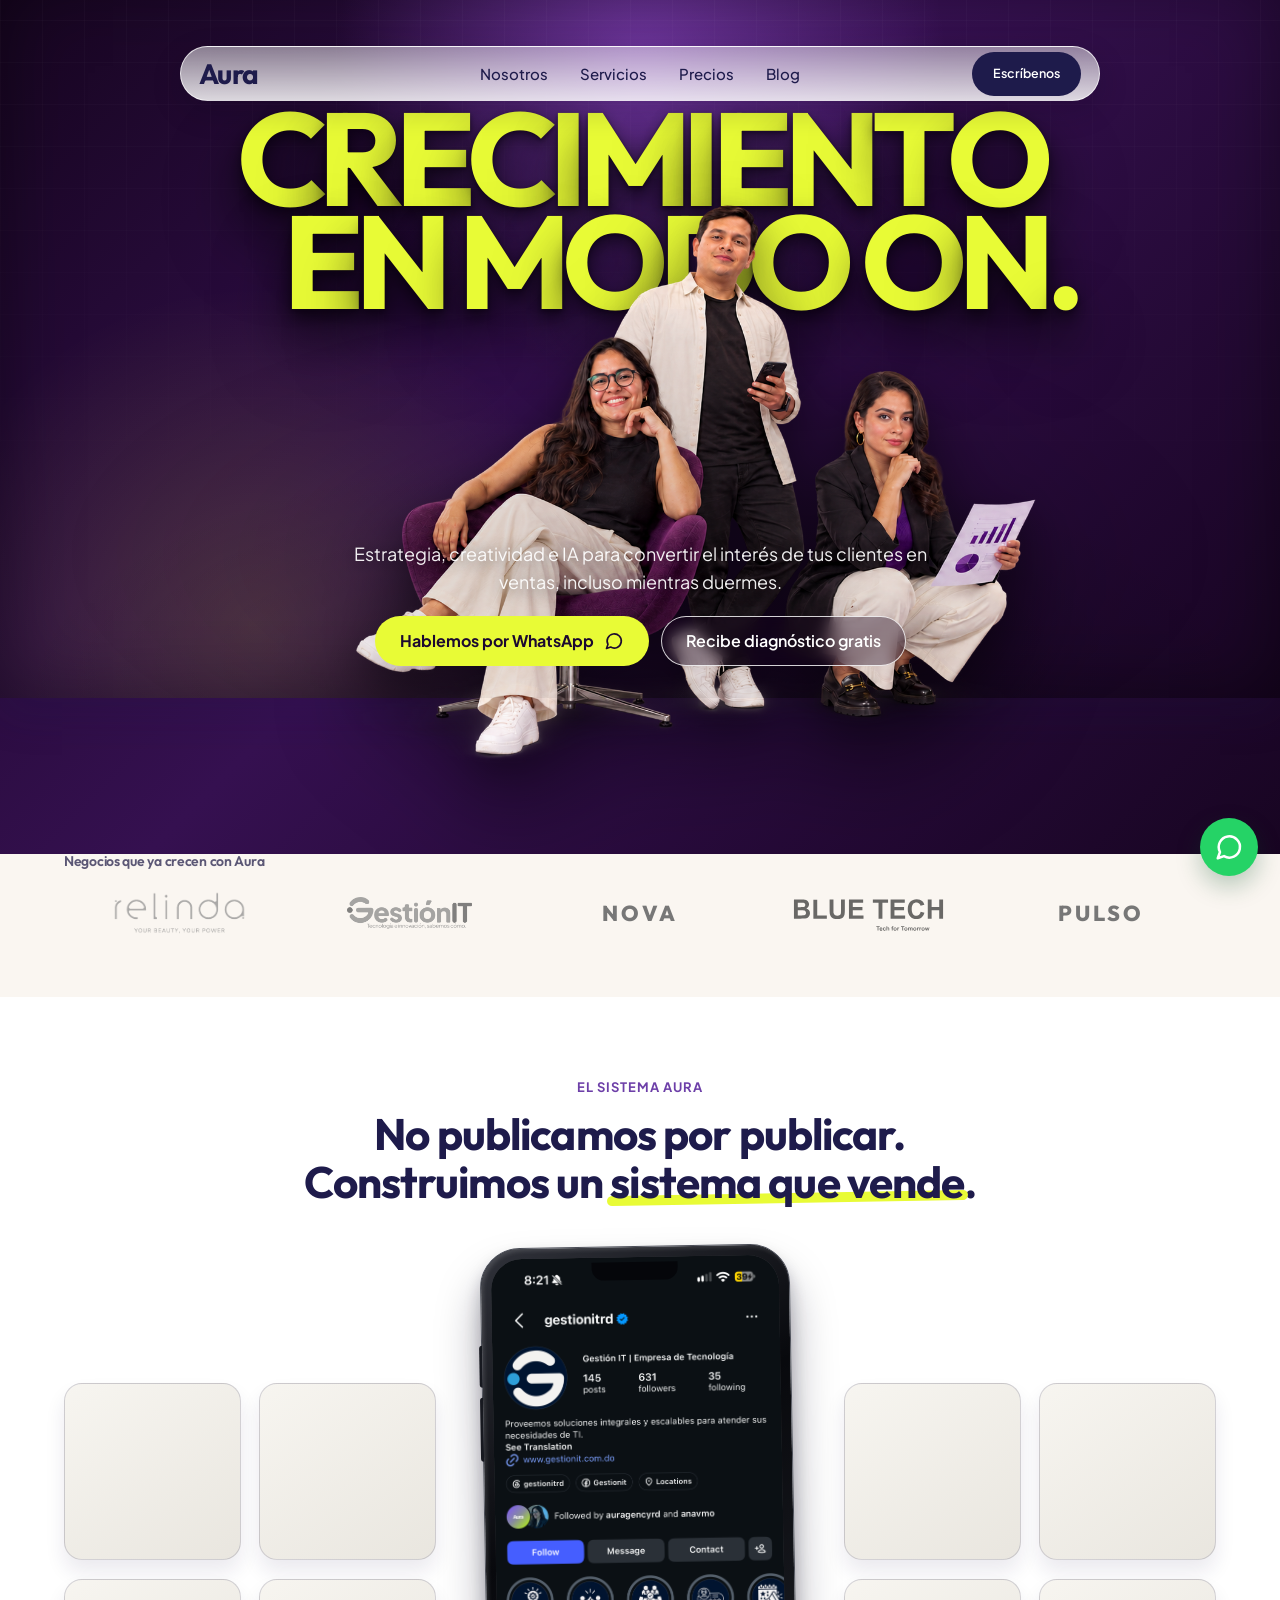
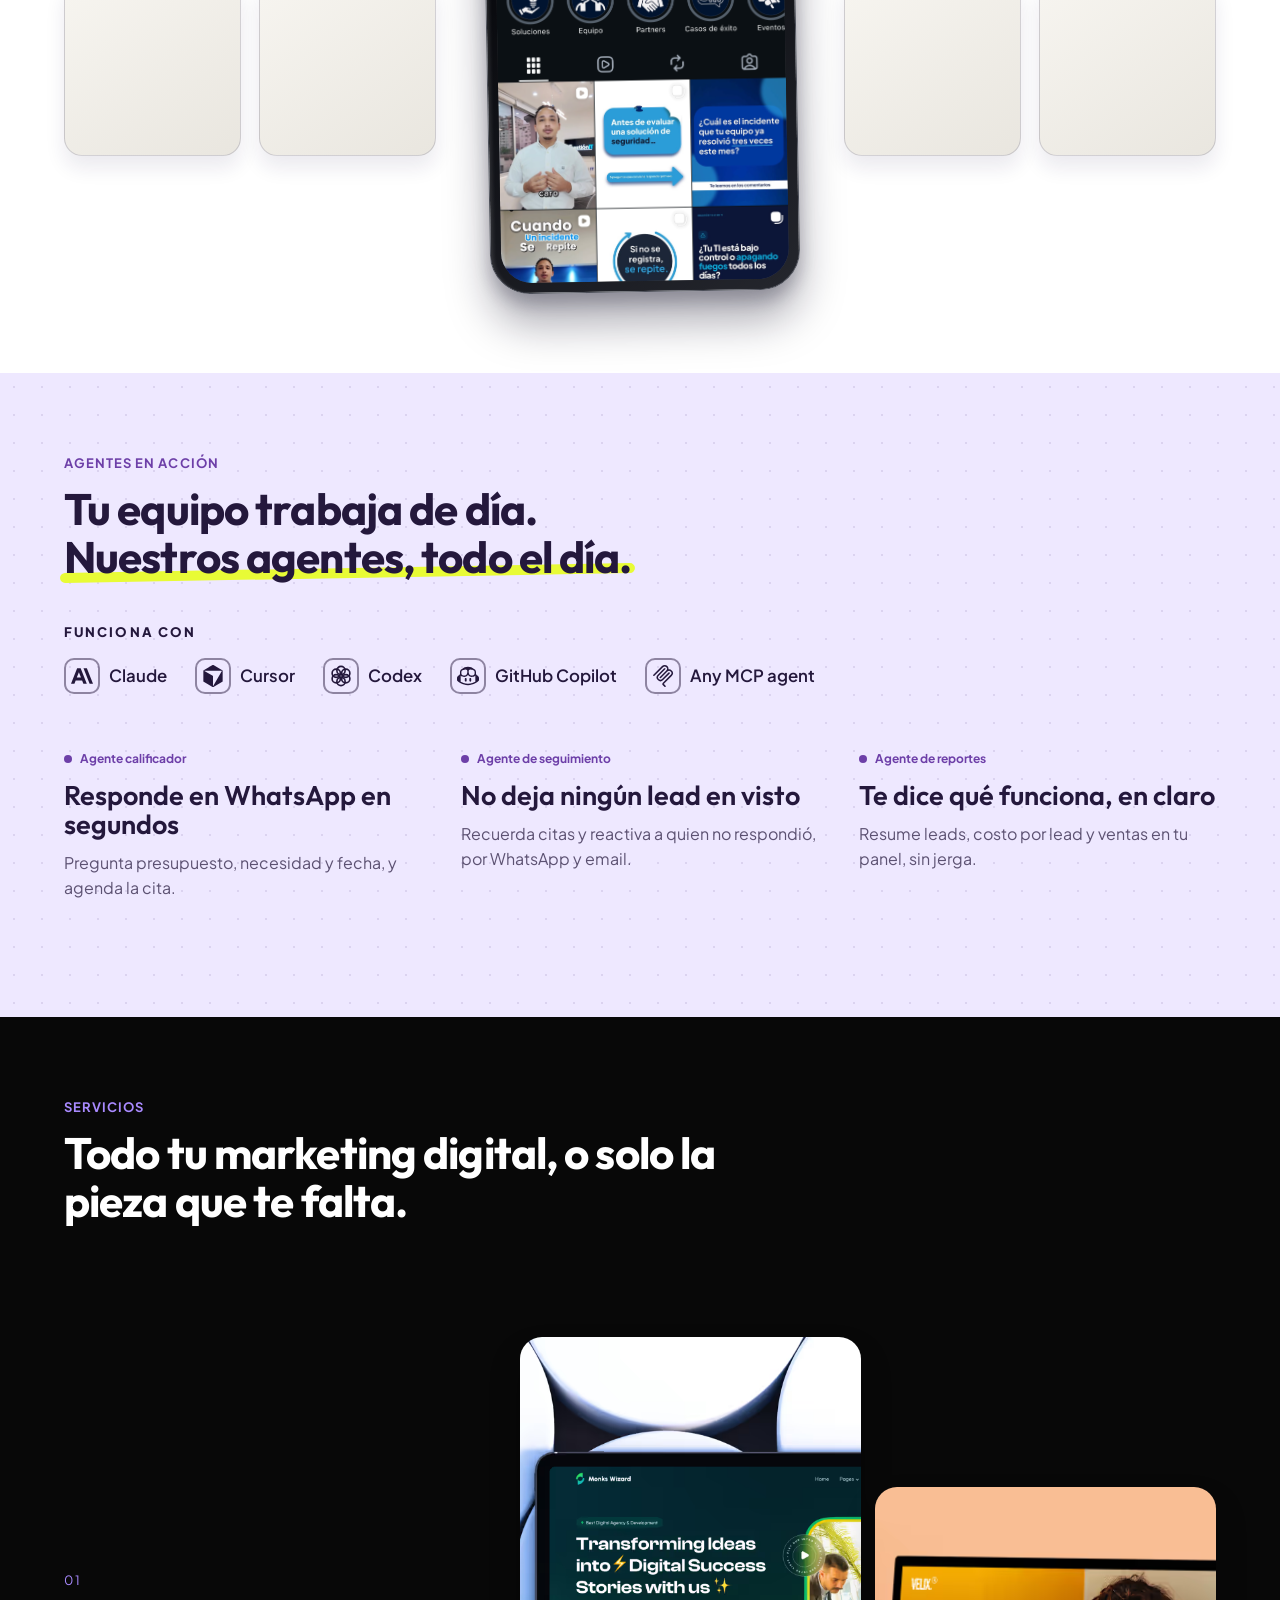
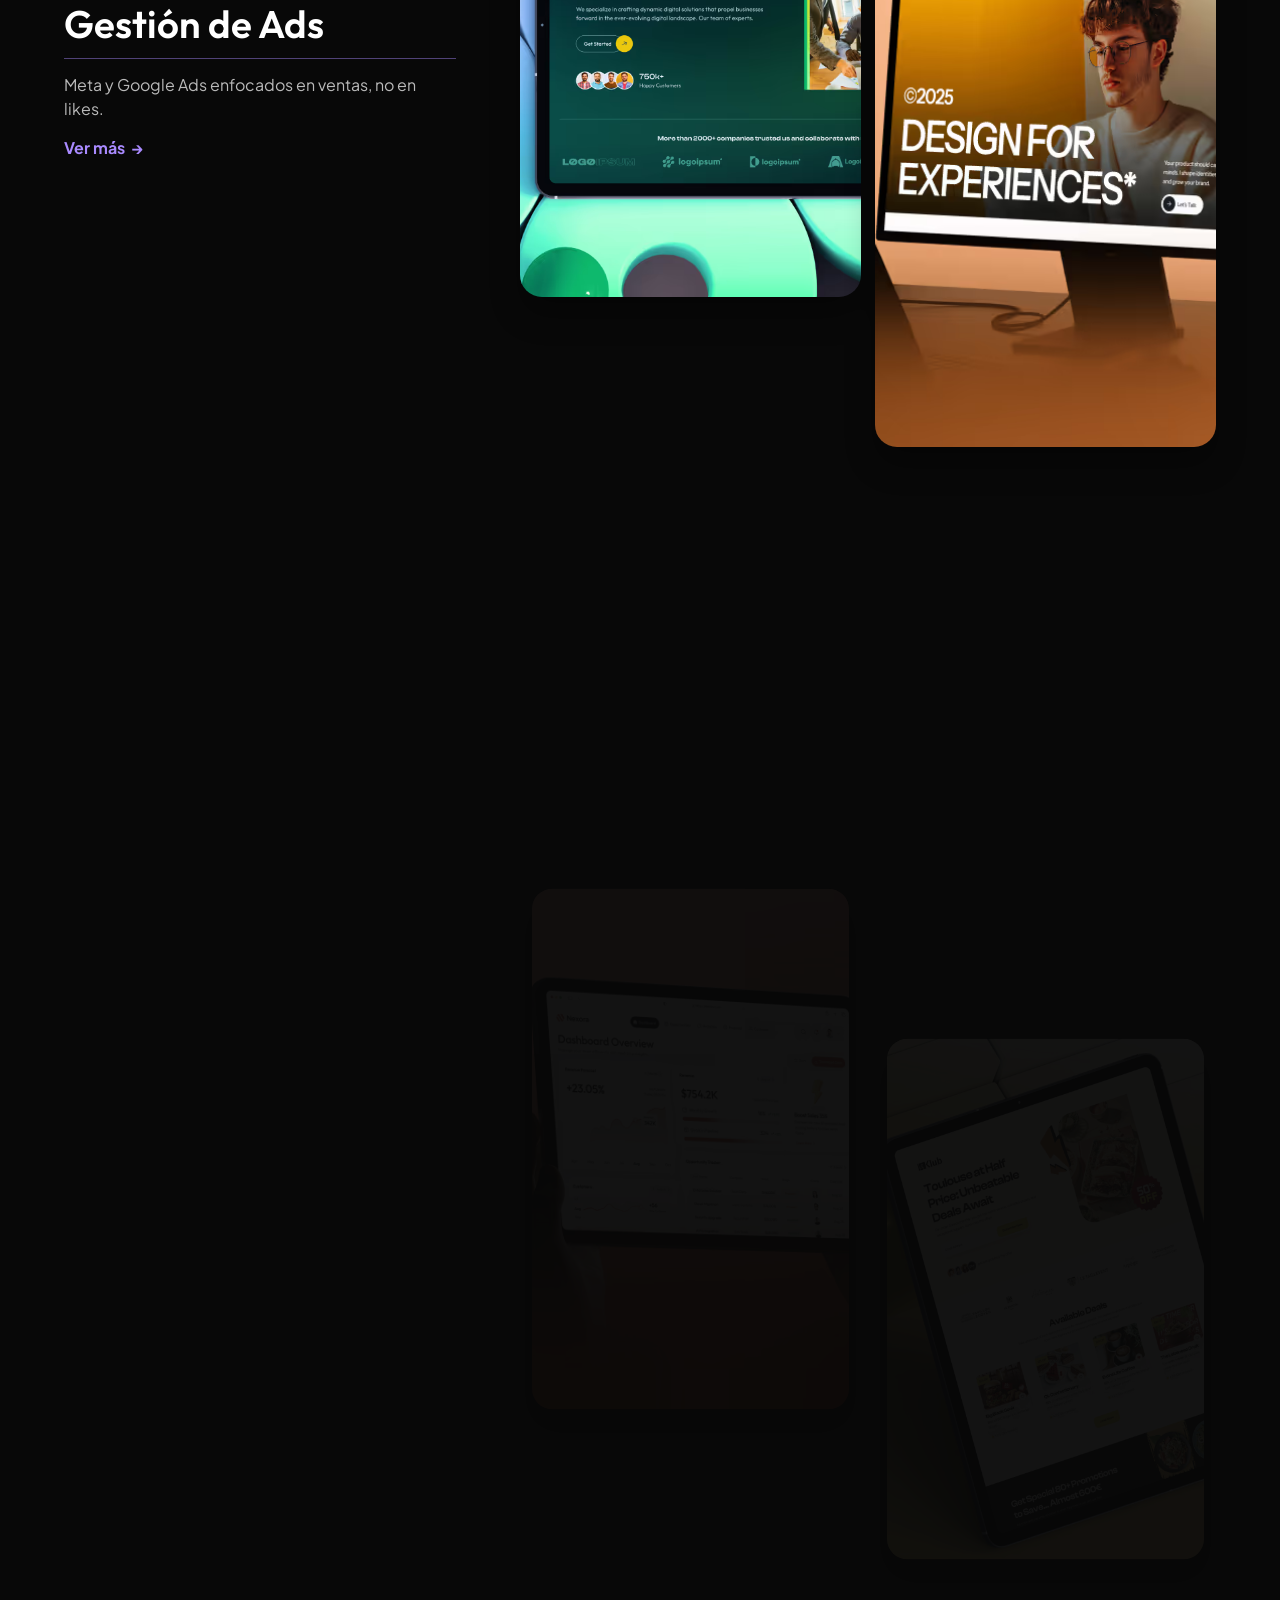
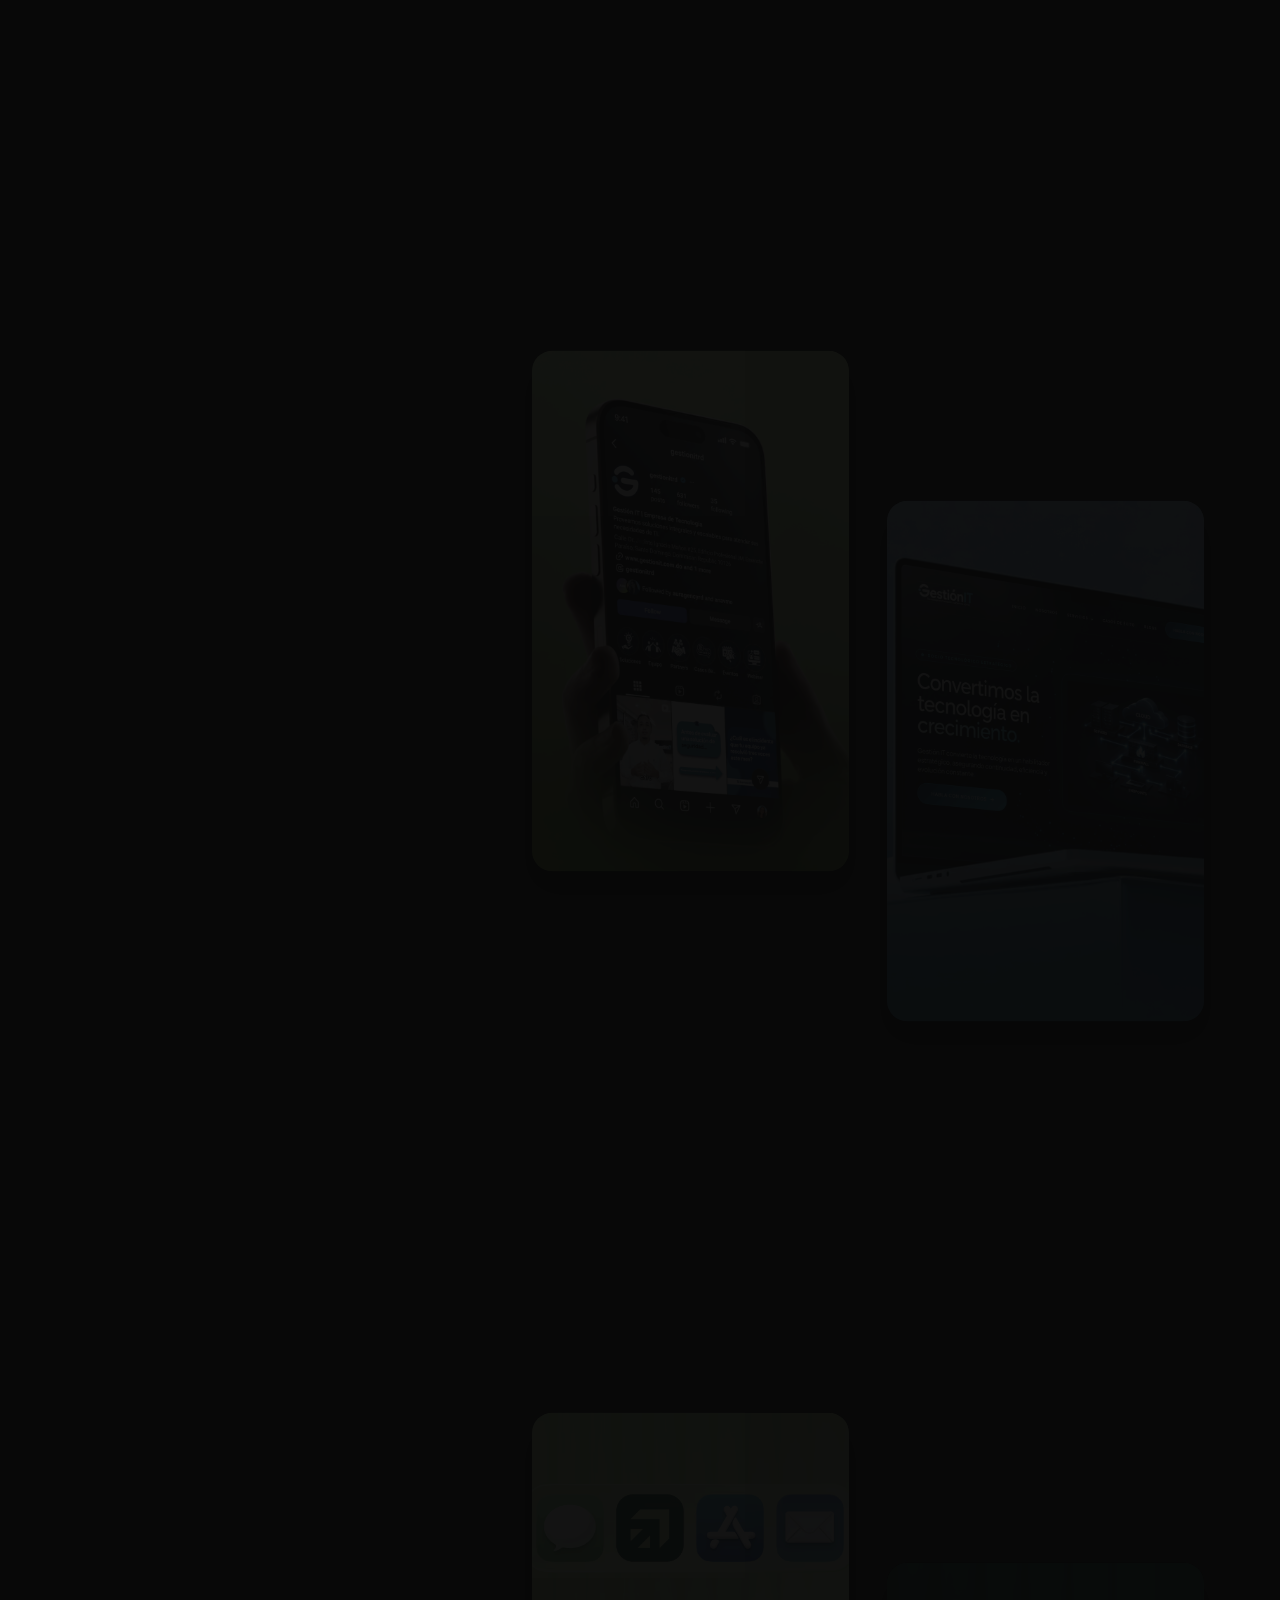
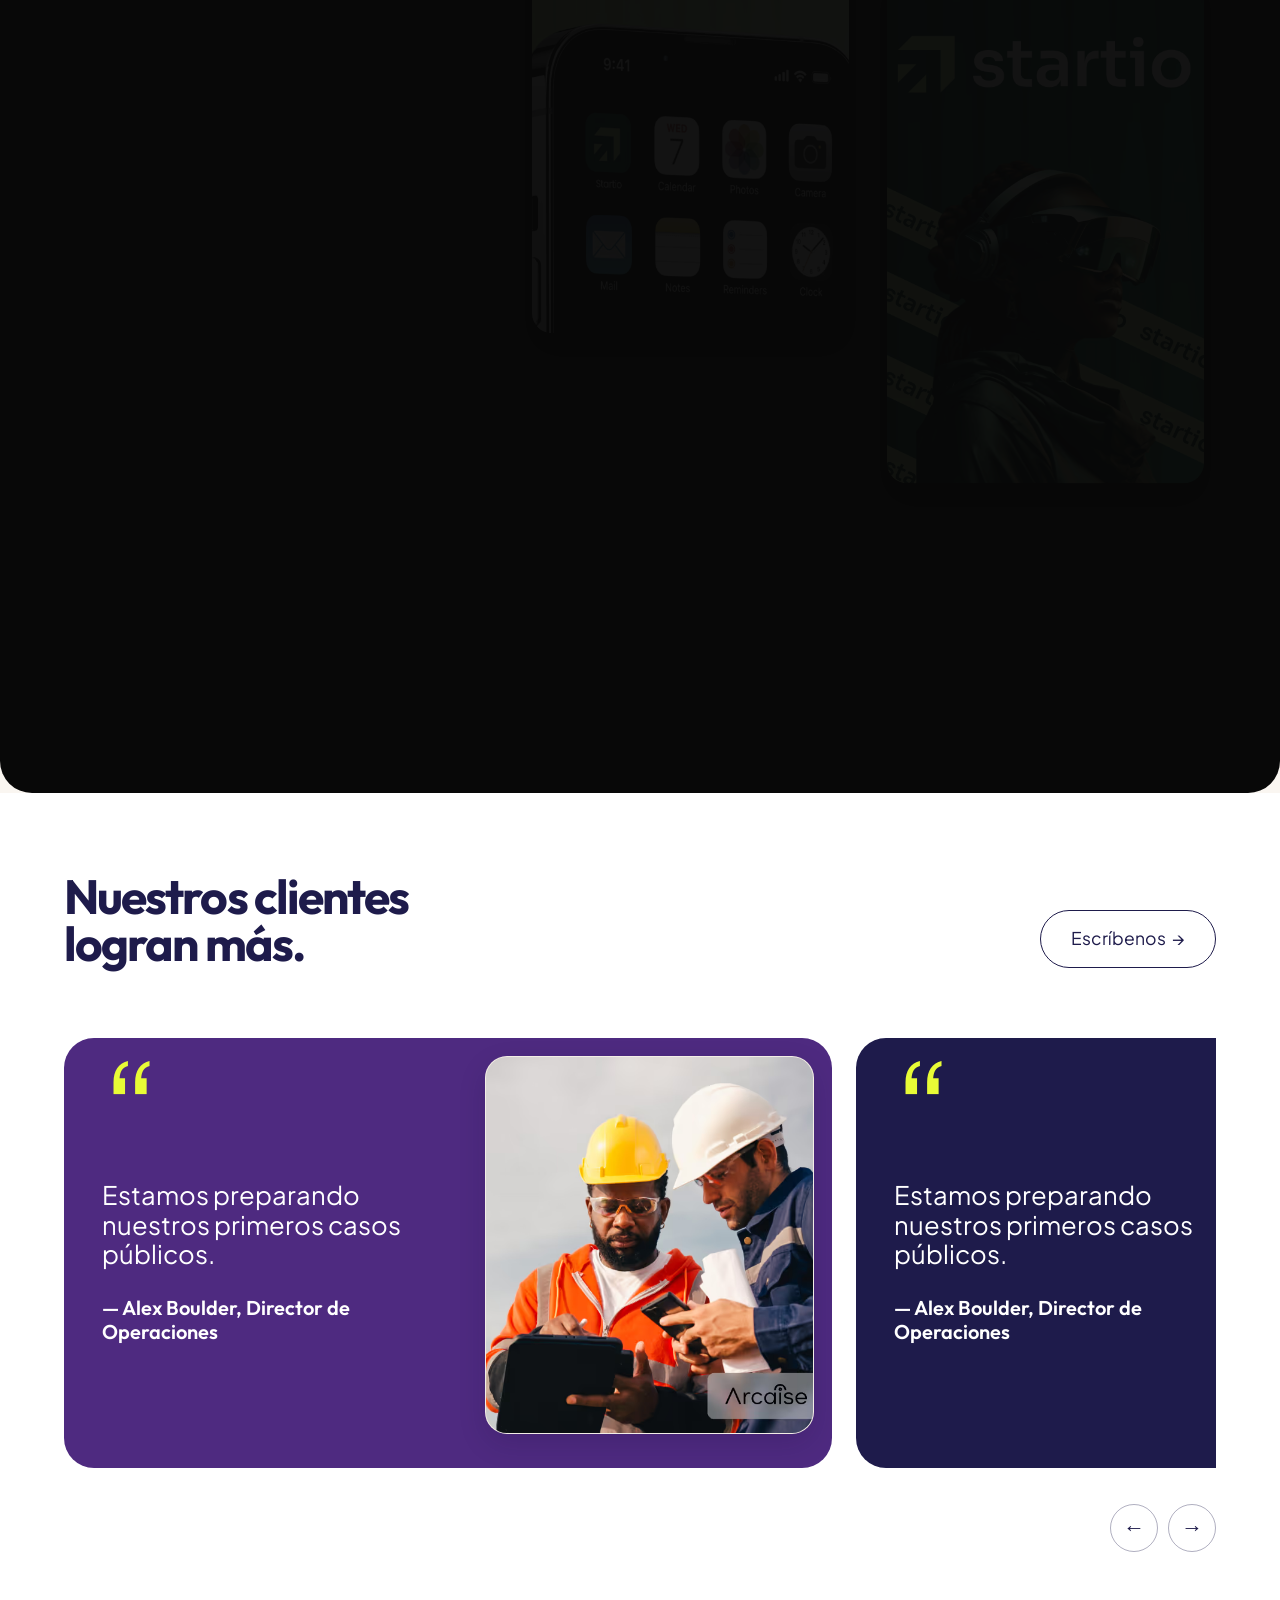
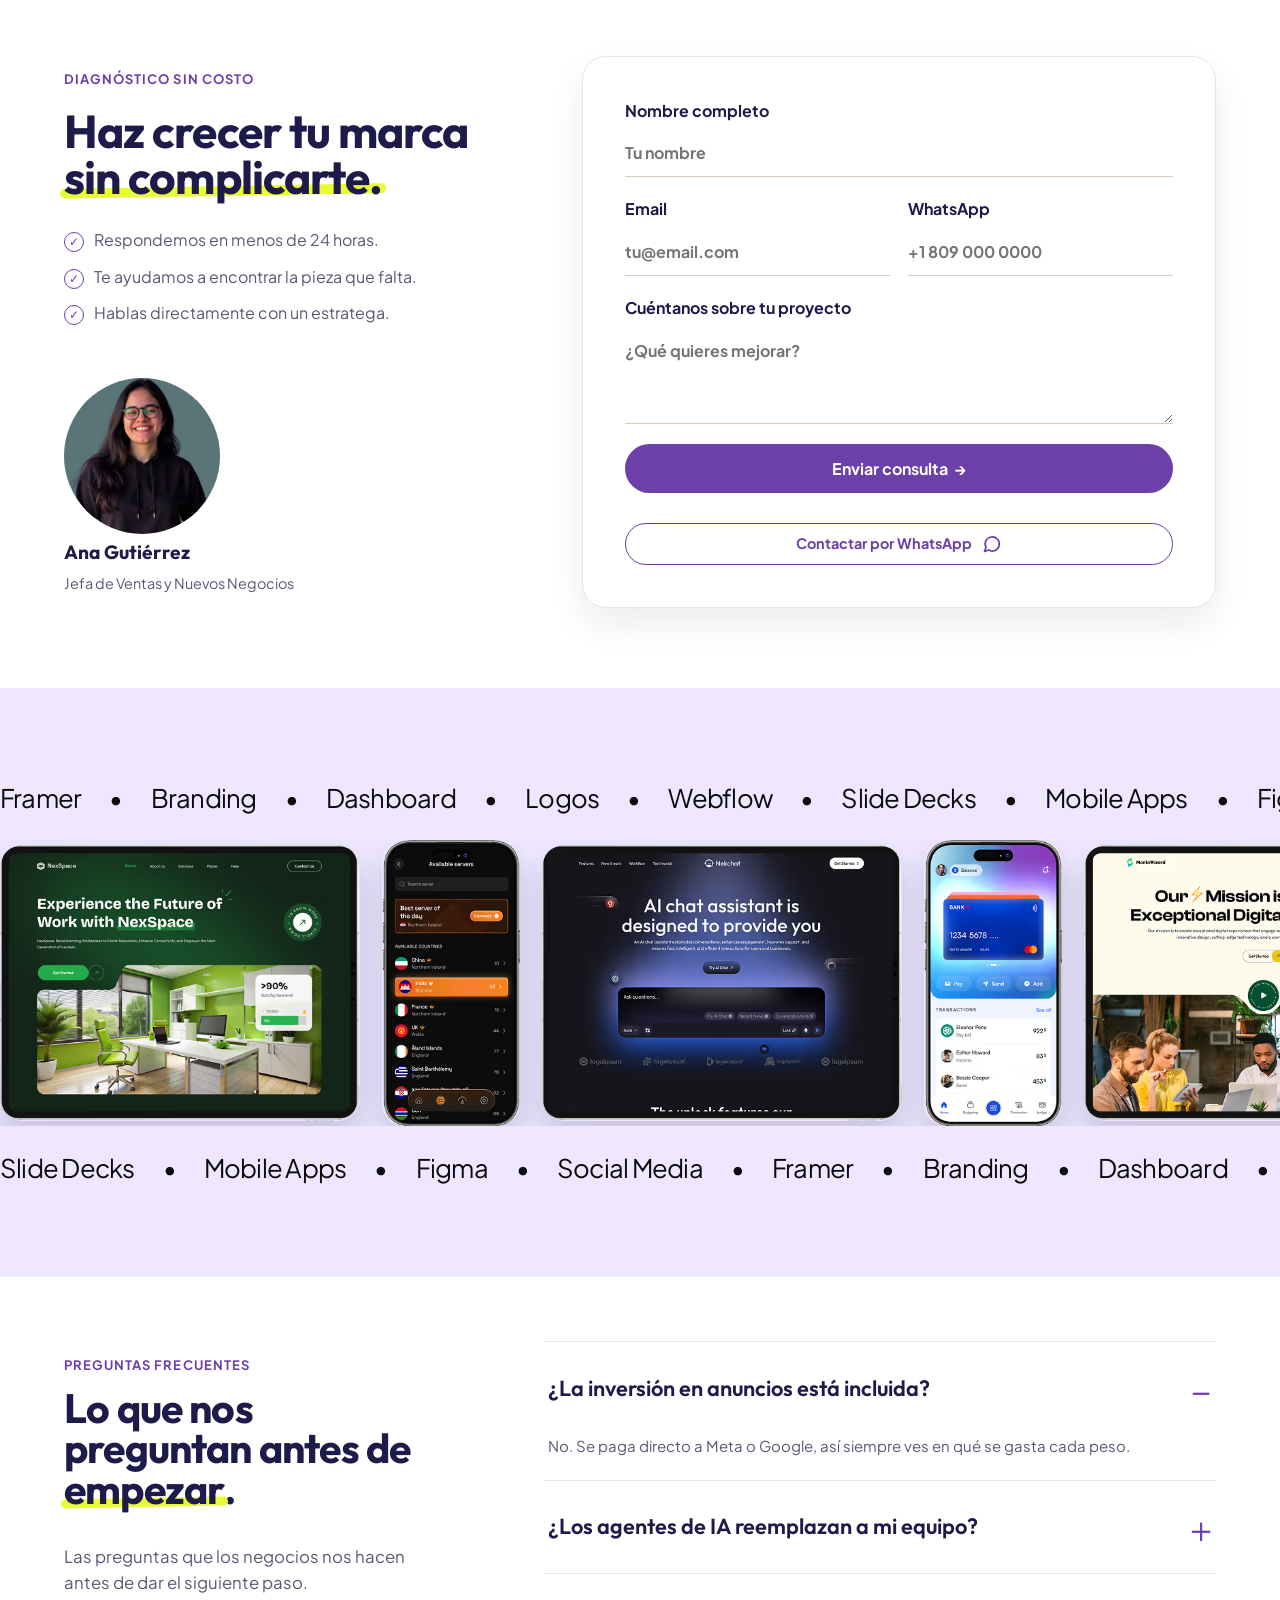
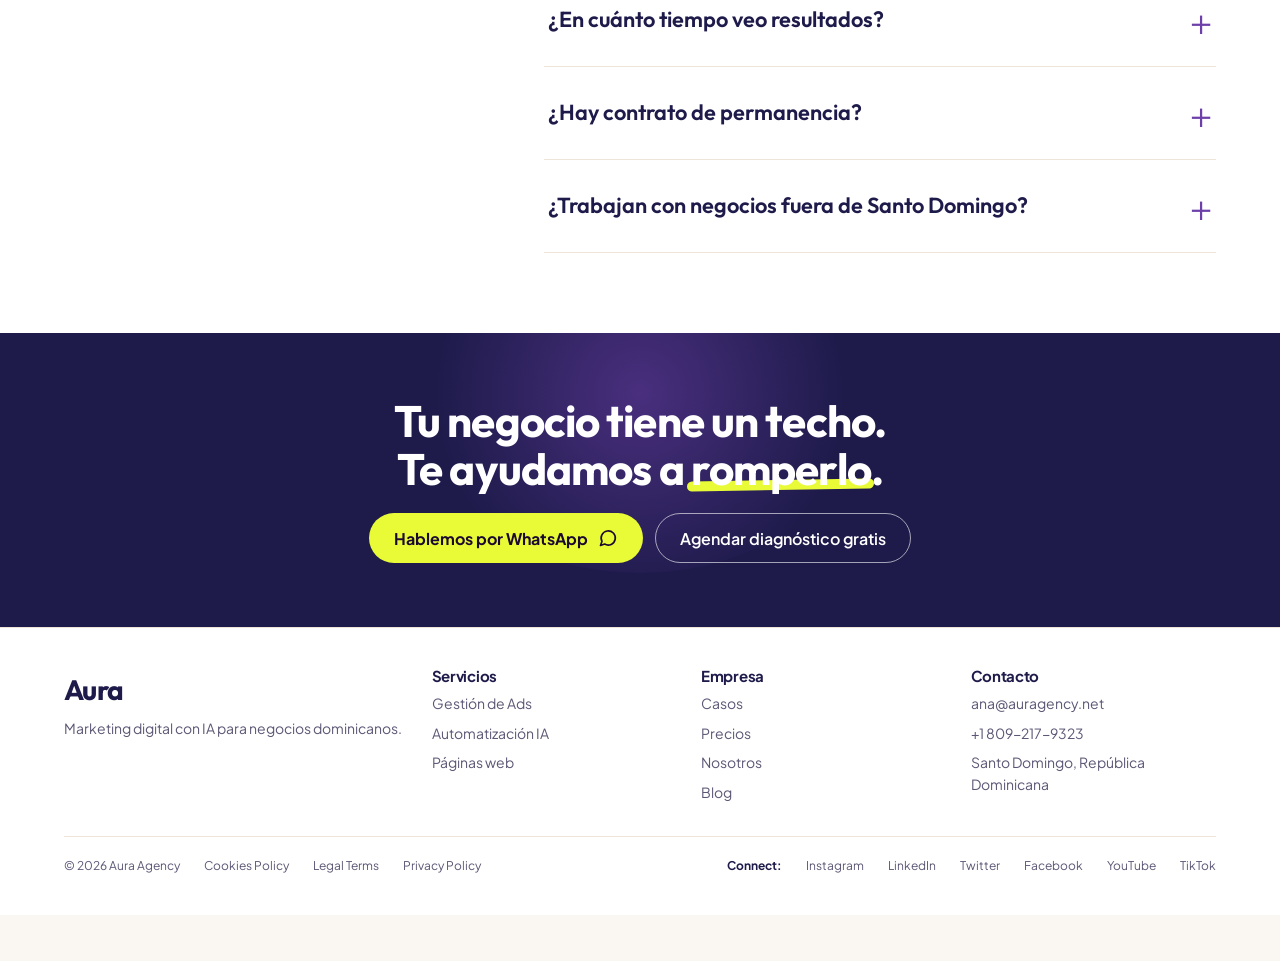
<file: index.html>
<!doctype html>
<html lang="es">
<head>
  <meta charset="utf-8">
  <meta name="viewport" content="width=device-width, initial-scale=1">
  <title>Aura Agency | Marketing digital con IA en República Dominicana</title>
  <meta name="description" content="Más clientes cada mes con estrategas reales y agentes de IA 24/7. Meta Ads, Google Ads, páginas web y automatización por WhatsApp para negocios dominicanos. Planes desde RD$15,000/mes.">
  <meta name="theme-color" content="#FAF6F1">
  <link rel="canonical" href="https://auragency.net/">
  <meta property="og:type" content="website">
  <meta property="og:locale" content="es_DO">
  <meta property="og:title" content="Aura Agency | Marketing digital con IA en RD">
  <meta property="og:description" content="Estrategas reales + agentes de IA que atienden a tus clientes por WhatsApp 24/7.">
  <meta property="og:url" content="https://auragency.net/">
  <!-- TODO: añadir imagen OG 1200x630 en assets/img/og-aura.jpg -->
  <meta property="og:image" content="https://auragency.net/assets/img/og-aura.jpg">
  <link rel="icon" href="assets/img/favicon.svg" type="image/svg+xml">

  <link rel="preconnect" href="https://fonts.googleapis.com">
  <link rel="preconnect" href="https://fonts.gstatic.com" crossorigin>
  <link href="https://fonts.googleapis.com/css2?family=Outfit:wght@500;600;700&family=Plus+Jakarta+Sans:wght@400;500;600;700&display=swap" rel="stylesheet">
  <link rel="stylesheet" href="assets/css/tokens.css">
    <link rel="stylesheet" href="assets/css/styles.css?v=system-phone-image-only-v168">

  <script type="application/ld+json">
  {
    "@context": "https://schema.org",
    "@type": "ProfessionalService",
    "name": "Aura Agency",
    "url": "https://auragency.net/",
    "email": "ana@auragency.net",
    "telephone": "+1-809-217-9323",
    "areaServed": "DO",
    "description": "Agencia de marketing digital con IA en República Dominicana: Meta Ads, Google Ads, páginas web y automatización por WhatsApp."
  }
  </script>
</head>
<body>
  <svg width="0" height="0" style="position:absolute" aria-hidden="true">
    <symbol id="i-wa" viewBox="0 0 24 24" fill="none" stroke="currentColor" stroke-width="2" stroke-linecap="round" stroke-linejoin="round"><path d="M3 21l1.8-5A8.5 8.5 0 1 1 8 19.3L3 21z"/></symbol>
    <symbol id="i-menu" viewBox="0 0 24 24" fill="none" stroke="currentColor" stroke-width="2" stroke-linecap="round"><path d="M4 7h16M4 12h16M4 17h16"/></symbol>
  </svg>

  <a class="skip-link" href="#main">Saltar al contenido</a>

  <header class="site-header">
    <div class="container site-header__inner">
      <a class="logo" href="./" aria-label="Aura, inicio">
        <!-- TODO: reemplazar por el logo en versión oscura: <img src="assets/img/logo-aura.svg" alt="Aura"> -->
        Aura
      </a>
      <nav aria-label="Principal">
        <button class="nav__toggle" type="button" aria-expanded="false" aria-controls="nav-menu" aria-label="Abrir menú">
          <svg aria-hidden="true"><use href="#i-menu"/></svg>
        </button>
        <div class="nav__menu" id="nav-menu">
          <a href="/nosotros">Nosotros</a>
          <a href="#servicios">Servicios</a>
          <a href="precios.html">Precios</a>
          <a href="/blog">Blog</a>
        </div>
      </nav>
      <div class="site-header__actions">
        <a class="btn site-header__diagnostic" href="#inquiry-title">Diagnóstico gratis</a>
        <a class="btn btn--ink site-header__cta" href="https://wa.me/18092179323" data-wa="Hola Aura, quiero hablar sobre mi negocio.">Escríbenos</a>
      </div>
    </div>
  </header>

  <main id="main">
    <!-- HERO -->
    <section class="hero hero--campaign">
      <div class="container hero__grid">
        <div class="hero__backdrop" aria-hidden="true"></div>
        <div class="hero__headline-layer">
          <h1 tabindex="0"><span>Crecimiento</span><span>en modo ON.</span></h1>
        </div>
        <div class="hero__team-layer" aria-hidden="true">
          <img src="assets/img/aura-hero-team-layer.png" alt="">
        </div>
        <div class="hero__copy">
          <p class="lead">Estrategia, creatividad e IA para convertir el interés de tus clientes en ventas, incluso mientras duermes.</p>
          <div class="hero__ctas">
            <a class="btn btn--primary" href="https://wa.me/18092179323" data-wa="Hola Aura, quiero más clientes para mi negocio.">
              <svg aria-hidden="true"><use href="#i-wa"/></svg>Hablemos por WhatsApp
            </a>
            <a class="btn btn--outline" href="#inquiry-title">Recibe diagnóstico gratis</a>
          </div>
        </div>
      </div>
    </section>

    <!-- PRUEBA SOCIAL + INDUSTRIAS -->
    <section class="container proof" id="industrias" aria-labelledby="proof-title">
      <h2 class="proof__label" id="proof-title">Negocios que ya crecen con Aura</h2>
      <!-- TODO: logos reales aprobados por cada cliente (SVG o PNG, 32 px de alto) -->
      <ul class="logos">
        <li class="logo-card--relinda"><img src="assets/img/relinda-logo-white.png" alt="Relinda"></li>
        <li><img src="assets/img/gestionit-logo-white.png" alt="Gestión IT"></li>
        <li class="logo-card--fake"><span>NOVA</span></li>
        <li class="logo-card--blue-tech"><img src="assets/img/logo-blue.svg" alt="Blue tech"></li>
        <li class="logo-card--fake"><span>PULSO</span></li>
      </ul>
    </section>

    <!-- SISTEMA AURA -->
    <section class="section section--white" aria-labelledby="sistema-title">
      <div class="container">
        <div class="section__head section__head--centered">
          <span class="eyebrow">El sistema Aura</span>
          <h2 id="sistema-title">No publicamos por publicar. Construimos un <span class="highlight-underline">sistema que vende</span>.</h2>
        </div>
        <div class="client-showcase client-showcase--empty" aria-label="Muestras de trabajo de clientes">
          <div class="showcase-placeholder showcase-placeholder--one"><img src="assets/img/showcase-relinda-melatonina.jpg" alt="Campaña de Relinda Melatonina" loading="lazy"></div>
          <div class="showcase-placeholder showcase-placeholder--two"><img src="assets/img/case-xiabi-no-violencia.png" alt="Contenido de Xiabi Travels sobre el Día internacional de la no violencia contra la mujer" loading="lazy"></div>
          <div class="showcase-placeholder showcase-placeholder--three"><img src="assets/img/showcase-ideas-convierten.jpeg" alt="Campaña de Multicómputos y Teramind" loading="lazy"></div>
          <div class="showcase-placeholder showcase-placeholder--four"><img src="assets/img/showcase-barbarella.jpeg" alt="Cartel de Barbarella en el Estadio Olímpico" loading="lazy"></div>
          <div class="showcase-phone" aria-label="Vista previa del perfil de Gestión IT RD">
            <div class="showcase-phone__speaker" aria-hidden="true"></div>
            <img class="showcase-phone__screen" src="assets/img/gestionitrd-profile.png" alt="Captura del perfil de Gestión IT RD en Instagram">
          </div>
          <div class="showcase-placeholder showcase-placeholder--five"><img src="assets/img/showcase-caribe.jpeg" alt="Campaña de Caribe Fine Dining y Banco Caribe" loading="lazy"></div>
          <div class="showcase-placeholder showcase-placeholder--six"><img src="assets/img/showcase-comunidad-activa.jpeg" alt="Carrusel de contenido de Banco Caribe" loading="lazy"></div>
          <div class="showcase-placeholder showcase-placeholder--seven"><img src="assets/img/showcase-nopal.jpeg" alt="Campaña promocional de Nopal" loading="lazy"></div>
          <div class="showcase-placeholder showcase-placeholder--eight"><img src="assets/img/showcase-gt-challenge.jpeg" alt="Campaña GT Challenge de Banreservas" loading="lazy"></div>
        </div>
      </div>
    </section>

    <!-- AGENTES -->
    <section class="section section--ink" aria-labelledby="agentes-title">
      <div class="container">
        <div class="agents__head">
          <div class="section__head" style="margin:0">
            <span class="eyebrow">Agentes en acción</span>
            <h2 id="agentes-title">Tu equipo trabaja de día.<br><span class="highlight-underline">Nuestros agentes, todo el día.</span></h2>
          </div>
        </div>
        <div class="agents-compatible" aria-label="Herramientas compatibles">
          <p>FUNCIONA CON</p>
          <div class="agents-compatible__list">
            <span class="agent-tool"><span class="agent-tool__icon"><img src="assets/img/logo-anthropic.svg" alt=""></span>Claude</span>
            <span class="agent-tool"><span class="agent-tool__icon"><img src="assets/img/logo-cursor.svg" alt=""></span>Cursor</span>
            <span class="agent-tool"><span class="agent-tool__icon"><img src="assets/img/logo-openai-fixed.svg" alt=""></span>Codex</span>
            <span class="agent-tool"><span class="agent-tool__icon"><img src="assets/img/logo-github-copilot.svg" alt=""></span>GitHub Copilot</span>
            <span class="agent-tool"><span class="agent-tool__icon"><img src="assets/img/logo-mcp.svg" alt=""></span>Any MCP agent</span>
          </div>
        </div>
        <div class="agent-grid">
          <article class="agent-card">
            <span class="status">Agente calificador</span>
            <h3>Responde en WhatsApp en segundos</h3>
            <p>Pregunta presupuesto, necesidad y fecha, y agenda la cita.</p>
          </article>
          <article class="agent-card">
            <span class="status">Agente de seguimiento</span>
            <h3>No deja ningún lead en visto</h3>
            <p>Recuerda citas y reactiva a quien no respondió, por WhatsApp y email.</p>
          </article>
          <article class="agent-card">
            <span class="status">Agente de reportes</span>
            <h3>Te dice qué funciona, en claro</h3>
            <p>Resume leads, costo por lead y ventas en tu panel, sin jerga.</p>
          </article>
        </div>
      </div>
    </section>

    <!-- SERVICIOS -->
    <section class="section" id="servicios" aria-labelledby="servicios-title">
      <div class="container">
        <div class="section__head">
          <span class="eyebrow">Servicios</span>
          <h2 id="servicios-title">Todo tu marketing digital, o solo la pieza que te falta.</h2>
        </div>
        <!-- TODO: enlazar cada tarjeta a su página de servicio cuando exista (servicios/*.html) -->
        <div class="services-scroll">
          <div class="services-story__copy">
            <span class="service-scene__number">01</span>
            <h3>Gestión de Ads</h3>
            <p>Meta y Google Ads enfocados en ventas, no en likes.</p>
            <a href="https://wa.me/18092179323">Ver más&nbsp; →</a>
          </div>
          <div class="services-scenes-track">
            <article class="service-scene"><div class="service-scene__copy"><span class="service-scene__number">01</span><h3>Gestión de Ads</h3><p>Meta y Google Ads enfocados en ventas, no en likes.</p><a href="https://wa.me/18092179323">Ver más&nbsp; →</a></div><div class="service-scene__visual"><img src="assets/img/service-01-a.png" alt="Diseño web de Monks Wizard"><img src="assets/img/service-01-b.png" alt="Diseño de experiencias digitales"></div></article>
            <article class="service-scene"><div class="service-scene__copy"><span class="service-scene__number">02</span><h3>Automatización IA &amp; WhatsApp</h3><p>Agentes que califican leads y los pasan a tu CRM.</p><a href="https://wa.me/18092179323">Ver más&nbsp; →</a></div><div class="service-scene__visual"><img src="assets/img/service-02-a.png" alt="Dashboard de resultados"><img src="assets/img/service-02-b.png" alt="Página web de promociones"></div></article>
            <article class="service-scene"><div class="service-scene__copy"><span class="service-scene__number">03</span><h3>Páginas web + Redes sociales</h3><p>Webs, contenido y dirección creativa para captar y conectar.</p><a href="https://wa.me/18092179323">Ver más&nbsp; →</a></div><div class="service-scene__visual"><img src="assets/img/service-03-a.png" alt="Aplicación móvil con herramientas digitales"><img src="assets/img/service-03-b.png" alt="Identidad visual de Startio"></div></article>
            <article class="service-scene"><div class="service-scene__copy"><span class="service-scene__number">04</span><h3>SEO + Email marketing</h3><p>Visibilidad, contenido y secuencias que nutren prospectos.</p><a href="https://wa.me/18092179323">Ver más&nbsp; →</a></div><div class="service-scene__visual"><img src="assets/img/service-04-a.png" alt="Campaña visual de Gestión IT"><img src="assets/img/service-04-b.png" alt="Sitio web tecnológico de Gestión IT"></div></article>
          </div>
        </div>
      </div>
    </section>

    <!-- CASOS -->
    <section class="section section--white" id="casos" aria-labelledby="casos-title">
      <div class="container">
        <div class="section__head section__head--split cases__head">
          <div style="display:flex;flex-direction:column;gap:12px">
            <h2 id="casos-title">Nuestros clientes<br>logran más.</h2>
          </div>
          <a class="cases__cta" href="https://wa.me/18092179323">Escríbenos&nbsp; →</a>
        </div>
        <!-- Placeholder único hasta tener casos reales aprobados por cada cliente. -->
        <ul class="cases">
          <li class="case-card">
            <div class="case-card__quote"><span class="case-card__marks">“</span><p>Estamos preparando nuestros primeros casos públicos.</p></div>
            <div class="case-card__media"><img src="assets/img/imagendelcaso.png" alt="Equipo de Arcaise revisando un proyecto"></div>
            <div class="case-card__body"><h3 class="case-card__name">— Alex Boulder, Director de Operaciones</h3></div>
          </li>
          <li class="case-card">
            <div class="case-card__quote"><span class="case-card__marks">“</span><p>Estamos preparando nuestros primeros casos públicos.</p></div>
            <div class="case-card__media"><img src="assets/img/imagendelcaso.png" alt="Equipo de Arcaise revisando un proyecto"></div>
            <div class="case-card__body"><h3 class="case-card__name">— Alex Boulder, Director de Operaciones</h3></div>
          </li>
        </ul>
        <div class="cases-slider__controls" aria-label="Controles de casos">
          <button class="cases-slider__arrow" type="button" data-cases-prev aria-label="Caso anterior">←</button>
          <button class="cases-slider__arrow" type="button" data-cases-next aria-label="Siguiente caso">→</button>
        </div>
      </div>
    </section>

    <!-- CONTACTO -->
    <section class="section inquiry-section" aria-labelledby="inquiry-title">
      <div class="container inquiry-layout">
        <div class="inquiry-copy"><span class="eyebrow">Diagnóstico sin costo</span><h2 id="inquiry-title">Haz crecer <span class="nowrap">tu marca</span> <span class="highlight-underline">sin complicarte.</span></h2><ul><li>Respondemos en menos de 24 horas.</li><li>Te ayudamos a encontrar la pieza que falta.</li><li>Hablas directamente con un estratega.</li></ul><div class="inquiry-contact"><div class="inquiry-contact__photo"><img src="assets/img/ana-gutierrez.png" alt="Ana Gutiérrez"></div><strong>Ana Gutiérrez</strong><span>Jefa de Ventas y Nuevos Negocios</span></div></div>
        <form class="inquiry-form" action="https://formsubmit.co/ana@auragency.net" method="POST"><input type="hidden" name="_subject" value="Nueva consulta desde Aura"><label>Nombre completo<input type="text" name="name" placeholder="Tu nombre" required></label><div class="inquiry-form__row"><label>Email<input type="email" name="email" placeholder="tu@email.com" required></label><label>WhatsApp<input type="tel" name="phone" placeholder="+1 809 000 0000" required></label></div><label>Cuéntanos sobre tu proyecto<textarea name="details" rows="3" placeholder="¿Qué quieres mejorar?"></textarea></label><button class="btn btn--primary" type="submit">Enviar consulta&nbsp; →</button><a class="btn btn--tertiary inquiry-whatsapp" href="https://wa.me/18092179323" data-wa="Hola Aura, quiero hablar con Ana Gutiérrez."><svg aria-hidden="true"><use href="#i-wa"/></svg>Contactar por WhatsApp</a></form>
      </div>
    </section>

    <!-- RECURSOS -->
    <section class="section resources-section" aria-labelledby="resources-title">
      <div class="resources-marquee resources-marquee--top" aria-label="Temas de recursos"><div class="resources-marquee__track">Framer <b>•</b> Branding <b>•</b> Dashboard <b>•</b> Logos <b>•</b> Webflow <b>•</b> Slide Decks <b>•</b> Mobile Apps <b>•</b> Figma <b>•</b> Social Media <b>•</b> Framer <b>•</b> Branding <b>•</b> Dashboard <b>•</b> Logos <b>•</b> Webflow <b>•</b> Slide Decks <b>•</b> Mobile Apps <b>•</b> Figma <b>•</b> Social Media <b>•</b></div></div>
      <div class="resources-table" aria-labelledby="resources-title">
        <div class="resources-device-slider" aria-label="Muestras de páginas web y aplicaciones">
          <div class="resources-device-slider__track">
            <img class="device-shot device-shot--ipad" src="assets/img/resources-slider-01-ipad.png" alt="Diseño web en iPad">
            <img class="device-shot device-shot--phone" src="assets/img/resources-slider-02-phone.png" alt="Aplicación móvil en teléfono">
            <img class="device-shot device-shot--ipad" src="assets/img/resources-slider-03-ipad.png" alt="Asistente de chat en iPad">
            <img class="device-shot device-shot--phone" src="assets/img/resources-slider-04-phone.png" alt="Aplicación bancaria en teléfono">
            <img class="device-shot device-shot--ipad" src="assets/img/resources-slider-05-ipad.png" alt="Misión digital en iPad">
            <img class="device-shot device-shot--phone" src="assets/img/resources-slider-06-phone.png" alt="Aplicación de viajes en teléfono">
            <img class="device-shot device-shot--ipad" src="assets/img/resources-slider-07-ipad.png" alt="Página web de agencia digital en iPad">
            <img class="device-shot device-shot--phone" src="assets/img/resources-slider-08-phone.png" alt="Red social de arte en teléfono">
            <img class="device-shot device-shot--ipad" src="assets/img/resources-slider-09-ipad.png" alt="Tienda online en iPad">
            <img class="device-shot device-shot--phone" src="assets/img/resources-slider-10-phone.png" alt="Aplicación de restaurante en teléfono">
          </div>
        </div>
      </div>
      <div class="resources-marquee resources-marquee--bottom" aria-hidden="true"><div class="resources-marquee__track">Slide Decks <b>•</b> Mobile Apps <b>•</b> Figma <b>•</b> Social Media <b>•</b> Framer <b>•</b> Branding <b>•</b> Dashboard <b>•</b> Logos <b>•</b> Webflow <b>•</b> Slide Decks <b>•</b> Mobile Apps <b>•</b> Figma <b>•</b> Social Media <b>•</b></div></div>
    </section>

    <!-- FAQ -->
    <section class="section faq-section" aria-labelledby="faq-title">
      <div class="container faq-layout">
        <div class="section__head" style="margin:0">
          <span class="eyebrow">Preguntas frecuentes</span>
          <h2 id="faq-title">Lo que nos preguntan antes de <span class="highlight-underline">empezar</span>.</h2>
          <p class="faq-intro">Las preguntas que los negocios nos hacen antes de dar el siguiente paso.</p>
        </div>
        <div class="faq">
          <details open>
            <summary>¿La inversión en anuncios está incluida?</summary>
            <p>No. Se paga directo a Meta o Google, así siempre ves en qué se gasta cada peso.</p>
          </details>
          <details>
            <summary>¿Los agentes de IA reemplazan a mi equipo?</summary>
            <p>[Respuesta pendiente de Aura]</p>
          </details>
          <details>
            <summary>¿En cuánto tiempo veo resultados?</summary>
            <p>[Respuesta pendiente de Aura]</p>
          </details>
          <details>
            <summary>¿Hay contrato de permanencia?</summary>
            <p>[Respuesta pendiente de Aura]</p>
          </details>
          <details>
            <summary>¿Trabajan con negocios fuera de Santo Domingo?</summary>
            <p>[Respuesta pendiente de Aura]</p>
          </details>
        </div>
      </div>
    </section>

    <!-- CTA FINAL -->
    <section class="section cta-section">
      <div class="container">
        <div class="cta-final">
          <h2>Tu negocio tiene un techo.<br>Te ayudamos a <span class="highlight-underline">romperlo</span>.</h2>
          <div class="cta-final__buttons">
            <a class="btn btn--peach" href="https://wa.me/18092179323" data-wa="Hola Aura, quiero un plan para mi negocio.">
              <svg aria-hidden="true"><use href="#i-wa"/></svg>Hablemos por WhatsApp
            </a>
            <!-- TODO: enlazar a Calendly u otra agenda para el diagnóstico -->
            <a class="btn btn--outline-light" href="https://wa.me/18092179323" data-wa="Hola Aura, quiero agendar el diagnóstico gratis.">Agendar diagnóstico gratis</a>
          </div>
        </div>
      </div>
    </section>
  </main>

  <footer class="site-footer">
    <div class="container">
      <div class="site-footer__grid">
        <div class="site-footer__brand">
          <span class="logo">Aura</span>
          <span>Marketing digital con IA para negocios dominicanos.</span>
        </div>
        <div>
          <h2>Servicios</h2>
          <ul><li><a href="#servicios">Gestión de Ads</a></li><li><a href="#servicios">Automatización IA</a></li><li><a href="#servicios">Páginas web</a></li></ul>
        </div>
        <div>
          <h2>Empresa</h2>
          <ul><li><a href="#casos">Casos</a></li><li><a href="precios.html">Precios</a></li><li><a href="/nosotros">Nosotros</a></li><li><a href="/blog">Blog</a></li></ul>
        </div>
        <div>
          <h2>Contacto</h2>
          <ul><li><a href="mailto:ana@auragency.net">ana@auragency.net</a></li><li><a href="tel:+18092179323">+1 809-217-9323</a></li><li>Santo Domingo, República Dominicana</li></ul>
        </div>
      </div>
      <div class="site-footer__legal">
        <div class="site-footer__legal-links">
          <span>© <span data-year>2026</span> Aura Agency</span>
          <a href="#">Cookies Policy</a>
          <a href="#">Legal Terms</a>
          <a href="#">Privacy Policy</a>
        </div>
        <div class="site-footer__social">
          <strong>Connect:</strong>
          <a href="#">Instagram</a>
          <a href="#">LinkedIn</a>
          <a href="#">Twitter</a>
          <a href="#">Facebook</a>
          <a href="#">YouTube</a>
          <a href="#">TikTok</a>
        </div>
      </div>
    </div>
  </footer>

  <div class="wa-bar">
    <span class="wa-bar__text">¿Hablamos? Respondemos al momento</span>
    <a class="btn btn--peach" href="https://wa.me/18092179323" data-wa="Hola Aura, quiero más información.">
      <svg aria-hidden="true"><use href="#i-wa"/></svg>WhatsApp
    </a>
  </div>

  <a class="wa-float" href="https://wa.me/18092179323" data-wa="Hola Aura, quiero más información." aria-label="Contactar por WhatsApp">
    <svg aria-hidden="true"><use href="#i-wa"/></svg>
  </a>

  <script src="assets/js/main.js" defer></script>
</body>
</html>
</file>
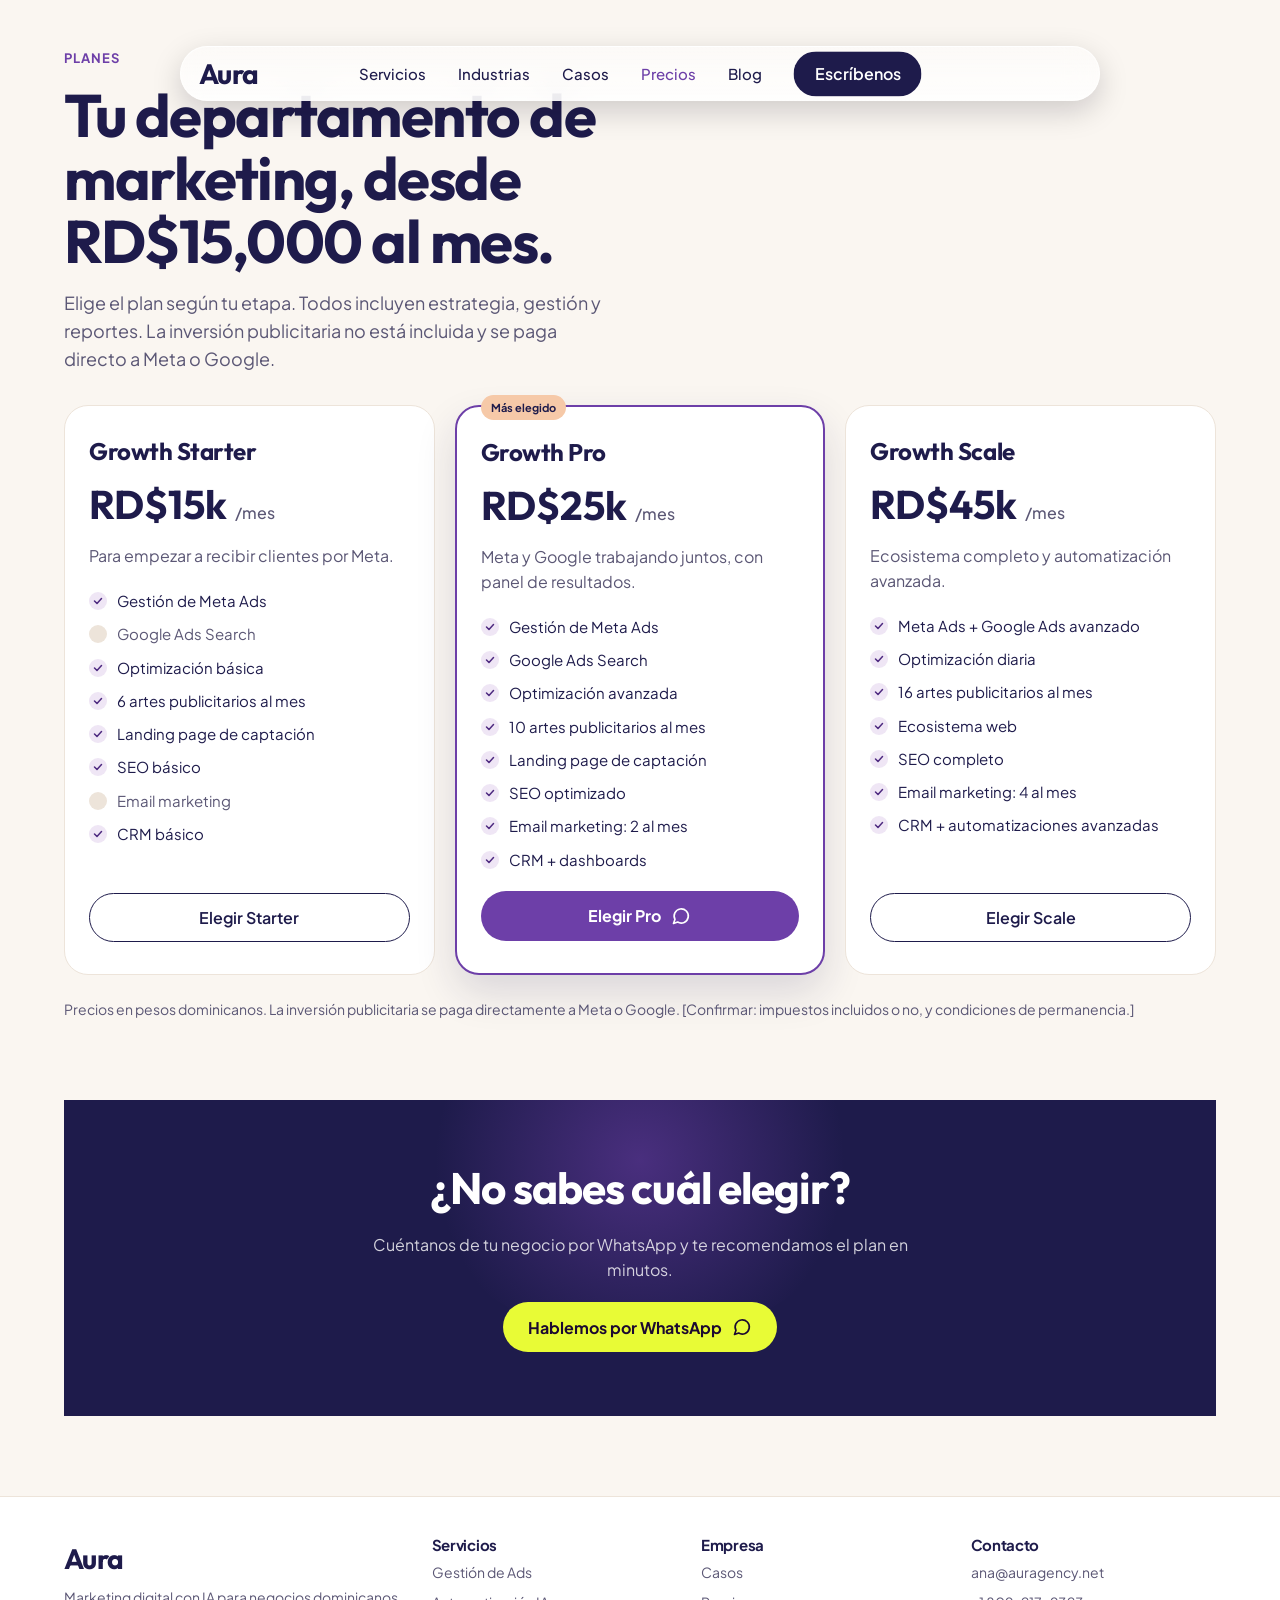
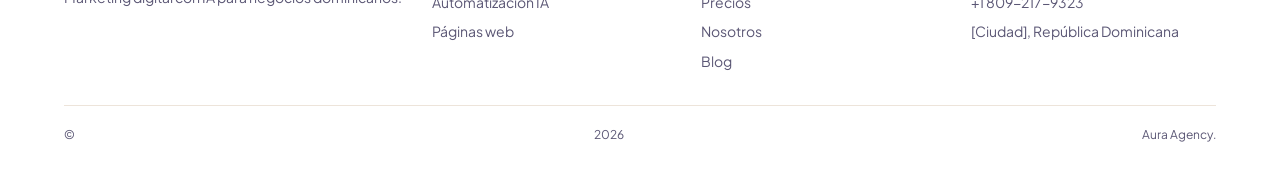
<file: precios.html>
<!doctype html>
<html lang="es">
<head>
  <meta charset="utf-8">
  <meta name="viewport" content="width=device-width, initial-scale=1">
  <title>Precios | Aura Agency</title>
  <meta name="description" content="Planes de marketing digital con IA desde RD$15,000/mes. Growth Starter, Growth Pro y Growth Scale. La inversión publicitaria se paga aparte, directo a Meta o Google.">
  <meta name="theme-color" content="#FAF6F1">
  <link rel="canonical" href="https://auragency.net/precios.html">
  <link rel="icon" href="assets/img/favicon.svg" type="image/svg+xml">
  <link rel="preconnect" href="https://fonts.googleapis.com">
  <link rel="preconnect" href="https://fonts.gstatic.com" crossorigin>
  <link href="https://fonts.googleapis.com/css2?family=Outfit:wght@500;600;700&family=Plus+Jakarta+Sans:wght@400;500;600;700&display=swap" rel="stylesheet">
  <link rel="stylesheet" href="assets/css/tokens.css">
  <link rel="stylesheet" href="assets/css/styles.css">
</head>
<body>
  <svg width="0" height="0" style="position:absolute" aria-hidden="true">
    <symbol id="i-wa" viewBox="0 0 24 24" fill="none" stroke="currentColor" stroke-width="2" stroke-linecap="round" stroke-linejoin="round"><path d="M3 21l1.8-5A8.5 8.5 0 1 1 8 19.3L3 21z"/></symbol>
    <symbol id="i-menu" viewBox="0 0 24 24" fill="none" stroke="currentColor" stroke-width="2" stroke-linecap="round"><path d="M4 7h16M4 12h16M4 17h16"/></symbol>
  </svg>

  <a class="skip-link" href="#main">Saltar al contenido</a>

  <header class="site-header">
    <div class="container site-header__inner">
      <a class="logo" href="./" aria-label="Aura, inicio">Aura</a>
      <nav aria-label="Principal">
        <button class="nav__toggle" type="button" aria-expanded="false" aria-controls="nav-menu" aria-label="Abrir menú">
          <svg aria-hidden="true"><use href="#i-menu"/></svg>
        </button>
        <div class="nav__menu" id="nav-menu">
          <a href="./#servicios">Servicios</a>
          <a href="./#industrias">Industrias</a>
          <a href="./#casos">Casos</a>
          <a href="precios.html" aria-current="page">Precios</a>
          <a href="/blog">Blog</a>
          <a class="btn btn--ink" href="https://wa.me/18092179323" data-wa="Hola Aura, tengo una pregunta sobre los planes.">Escríbenos</a>
        </div>
      </nav>
    </div>
  </header>

  <main id="main">
    <div class="container">
      <div class="page-hero">
        <span class="eyebrow">Planes</span>
        <h1>Tu departamento de marketing, desde RD$15,000 al mes.</h1>
        <p class="lead">Elige el plan según tu etapa. Todos incluyen estrategia, gestión y reportes. La inversión publicitaria no está incluida y se paga directo a Meta o Google.</p>
      </div>

      <ul class="plan-grid" aria-label="Planes">
        <li class="plan-card">
          <h2 style="font-size:1.5rem">Growth Starter</h2>
          <p class="plan-card__price">RD$15k <span>/mes</span></p>
          <p class="muted">Para empezar a recibir clientes por Meta.</p>
          <ul>
            <li>Gestión de Meta Ads</li>
            <li class="is-off"><span class="sr-only">No incluye: </span>Google Ads Search</li>
            <li>Optimización básica</li>
            <li>6 artes publicitarios al mes</li>
            <li>Landing page de captación</li>
            <li>SEO básico</li>
            <li class="is-off"><span class="sr-only">No incluye: </span>Email marketing</li>
            <li>CRM básico</li>
          </ul>
          <a class="btn btn--outline" href="https://wa.me/18092179323" data-wa="Hola Aura, me interesa el plan Growth Starter.">Elegir Starter</a>
        </li>
        <li class="plan-card plan-card--featured">
          <span class="badge">Más elegido</span>
          <h2 style="font-size:1.5rem">Growth Pro</h2>
          <p class="plan-card__price">RD$25k <span>/mes</span></p>
          <p class="muted">Meta y Google trabajando juntos, con panel de resultados.</p>
          <ul>
            <li>Gestión de Meta Ads</li>
            <li>Google Ads Search</li>
            <li>Optimización avanzada</li>
            <li>10 artes publicitarios al mes</li>
            <li>Landing page de captación</li>
            <li>SEO optimizado</li>
            <li>Email marketing: 2 al mes</li>
            <li>CRM + dashboards</li>
          </ul>
          <a class="btn btn--primary" href="https://wa.me/18092179323" data-wa="Hola Aura, me interesa el plan Growth Pro.">
            <svg aria-hidden="true"><use href="#i-wa"/></svg>Elegir Pro
          </a>
        </li>
        <li class="plan-card">
          <h2 style="font-size:1.5rem">Growth Scale</h2>
          <p class="plan-card__price">RD$45k <span>/mes</span></p>
          <p class="muted">Ecosistema completo y automatización avanzada.</p>
          <ul>
            <li>Meta Ads + Google Ads avanzado</li>
            <li>Optimización diaria</li>
            <li>16 artes publicitarios al mes</li>
            <li>Ecosistema web</li>
            <li>SEO completo</li>
            <li>Email marketing: 4 al mes</li>
            <li>CRM + automatizaciones avanzadas</li>
          </ul>
          <a class="btn btn--outline" href="https://wa.me/18092179323" data-wa="Hola Aura, me interesa el plan Growth Scale.">Elegir Scale</a>
        </li>
      </ul>
      <p class="note">Precios en pesos dominicanos. La inversión publicitaria se paga directamente a Meta o Google. [Confirmar: impuestos incluidos o no, y condiciones de permanencia.]</p>
    </div>

    <section class="section">
      <div class="container">
        <div class="cta-final">
          <h2>¿No sabes cuál elegir?</h2>
          <p>Cuéntanos de tu negocio por WhatsApp y te recomendamos el plan en minutos.</p>
          <div class="cta-final__buttons">
            <a class="btn btn--peach" href="https://wa.me/18092179323" data-wa="Hola Aura, ¿qué plan me recomiendan?">
              <svg aria-hidden="true"><use href="#i-wa"/></svg>Hablemos por WhatsApp
            </a>
          </div>
        </div>
      </div>
    </section>
  </main>

  <footer class="site-footer">
    <div class="container">
      <div class="site-footer__grid">
        <div class="site-footer__brand">
          <span class="logo">Aura</span>
          <span>Marketing digital con IA para negocios dominicanos.</span>
        </div>
        <div>
          <h2>Servicios</h2>
          <ul><li><a href="./#servicios">Gestión de Ads</a></li><li><a href="./#servicios">Automatización IA</a></li><li><a href="./#servicios">Páginas web</a></li></ul>
        </div>
        <div>
          <h2>Empresa</h2>
          <ul><li><a href="./#casos">Casos</a></li><li><a href="precios.html">Precios</a></li><li><a href="/nosotros">Nosotros</a></li><li><a href="/blog">Blog</a></li></ul>
        </div>
        <div>
          <h2>Contacto</h2>
          <ul><li><a href="mailto:ana@auragency.net">ana@auragency.net</a></li><li><a href="tel:+18092179323">+1 809-217-9323</a></li><li>[Ciudad], República Dominicana</li></ul>
        </div>
      </div>
      <p class="site-footer__legal">© <span data-year>2026</span> Aura Agency.</p>
    </div>
  </footer>

  <div class="wa-bar">
    <span class="wa-bar__text">¿Dudas con los planes?</span>
    <a class="btn btn--peach" href="https://wa.me/18092179323" data-wa="Hola Aura, tengo una pregunta sobre los planes.">
      <svg aria-hidden="true"><use href="#i-wa"/></svg>WhatsApp
    </a>
  </div>

  <script src="assets/js/main.js" defer></script>
</body>
</html>
</file>
<file: assets/css/tokens.css>
/* Aura | Design tokens v1 (paleta B2 Uva cálida)
   Fuente única de verdad para color, tipografía, espaciado y radios.
   Cambia un valor aquí y se actualiza en todo el sitio. */

:root {
  /* Color */
  --aura-ink: #1E1B4B;          /* texto principal, secciones oscuras */
  --aura-grape: #6D3FA8;        /* botón principal, enlaces */
  --aura-grape-hover: #56308A;  /* hover y presionado */
  --aura-grape-deep: #4E2A80;   /* texto sobre lila */
  --aura-lilac: #EFE6F5;        /* chips, destacados, burbuja cliente */
  --aura-lilac-strong: #E3D2F0; /* borde de tarjeta destacada, resplandor */
  --aura-peach: #F6C9A8;        /* calidez, CTA sobre índigo */
  --aura-peach-strong: #E8A87C; /* barras y gráficos */
  --aura-cream: #FAF6F1;        /* fondo de página */
  --aura-surface: #FFFFFF;      /* tarjetas, secciones alternas */
  --aura-sand: #EDE4DA;         /* bordes, fondos de foto */
  --aura-sand-strong: #D8CBBE;  /* bordes punteados */
  --aura-muted: #5B5775;        /* texto secundario */
  --aura-success-bg: #DCFCE7;
  --aura-success-text: #14532D;
  --aura-online: #4ADE80;       /* punto de estado sobre índigo */
  --aura-online-light: #15803D; /* punto de estado sobre claro */
  --aura-disabled-bg: #D9CFE3;

  /* Tipografía */
  --font-display: "Outfit", system-ui, sans-serif;
  --font-body: "Plus Jakarta Sans", system-ui, sans-serif;

  --fs-h1: clamp(2.25rem, 1.4rem + 3.4vw, 3.75rem);   /* 36 a 60 px */
  --fs-h2: clamp(1.875rem, 1.45rem + 1.7vw, 2.75rem); /* 30 a 44 px */
  --fs-h3: clamp(1.25rem, 1.1rem + 0.5vw, 1.5rem);    /* 20 a 24 px */
  --fs-lead: clamp(1rem, 0.95rem + 0.25vw, 1.125rem); /* 16 a 18 px */
  --fs-body: 1rem;
  --fs-small: 0.875rem;
  --fs-eyebrow: 0.8125rem;
  --fs-metric: clamp(1.5rem, 1.25rem + 1vw, 2rem);    /* 24 a 32 px */

  --lh-tight: 1.05;
  --lh-heading: 1.1;
  --lh-body: 1.55;

  /* Espaciado (base 4) */
  --space-1: 4px;
  --space-2: 8px;
  --space-3: 12px;
  --space-4: 16px;
  --space-5: 20px;
  --space-6: 24px;
  --space-8: 32px;
  --space-10: 40px;
  --space-12: 48px;
  --space-14: 56px;
  --space-18: 72px;
  --space-20: 80px;

  --page-gutter: clamp(20px, 5vw, 72px);
  --section-y: clamp(48px, 7vw, 80px);
  --container: 1280px;

  /* Radios */
  --radius-sm: 12px;
  --radius-md: 16px;
  --radius-lg: 20px;
  --radius-xl: 28px;
  --radius-pill: 999px;

  /* Sombras */
  --shadow-sm: 0 8px 20px rgba(30, 27, 75, 0.08);
  --shadow-md: 0 18px 40px rgba(30, 27, 75, 0.14);
  --shadow-bar: 0 12px 28px rgba(30, 27, 75, 0.3);

  /* Controles */
  --tap-min: 44px;
  --focus-ring: 3px solid var(--aura-grape);
}
</file>
<file: assets/css/styles.css>
/* Aura | Estilos del sitio. Requiere tokens.css antes. Mobile-first. */

/* ---------- Base ---------- */
*, *::before, *::after { box-sizing: border-box; }
html { -webkit-text-size-adjust: 100%; scroll-behavior: smooth; }
body {
  margin: 0;
  font-family: var(--font-body);
  font-size: var(--fs-body);
  line-height: var(--lh-body);
  color: var(--aura-ink);
  background: var(--aura-cream);
}
img { max-width: 100%; display: block; }
h1, h2, h3 { font-family: var(--font-display); margin: 0; color: inherit; }
h1 { font-size: var(--fs-h1); line-height: var(--lh-tight); font-weight: 700; letter-spacing: -0.025em; }
h2 { font-size: var(--fs-h2); line-height: var(--lh-heading); font-weight: 700; letter-spacing: -0.02em; }
h3 { font-size: var(--fs-h3); line-height: 1.2; font-weight: 600; }
p { margin: 0; }
a { color: var(--aura-grape); }
a:hover { color: var(--aura-grape-hover); }
:focus-visible { outline: var(--focus-ring); outline-offset: 3px; border-radius: 6px; }
.sr-only { position: absolute; width: 1px; height: 1px; padding: 0; margin: -1px; overflow: hidden; clip: rect(0 0 0 0); white-space: nowrap; border: 0; }
.skip-link { position: absolute; left: 16px; top: -60px; z-index: 100; padding: 12px 16px; border-radius: var(--radius-sm); background: var(--aura-ink); color: #fff; font-weight: 600; }
.skip-link:focus { top: 16px; color: #fff; }

.container { width: 100%; max-width: var(--container); margin: 0 auto; padding-inline: var(--page-gutter); }
.section { padding-block: var(--section-y); }
.section--white { background: var(--aura-surface); }
.section--white#casos { padding-bottom: var(--space-6); }
.section--ink { background: var(--aura-ink); color: #fff; }
.section__head { display: flex; flex-direction: column; gap: var(--space-3); max-width: 720px; margin-bottom: var(--space-10); }
.section__head--centered { align-items: center; margin-inline: auto; text-align: center; }
.highlight-underline { position: relative; display: inline-block; z-index: 0; }
.highlight-underline::after { content: ""; position: absolute; z-index: -1; left: -.08em; right: -.08em; bottom: .08em; height: .22em; background: #e8fb36; border-radius: 999px; transform: rotate(-1deg); }
.nowrap { white-space: nowrap; }
.section__head--split { max-width: none; }
.muted { color: var(--aura-muted); }
.lead { font-size: var(--fs-lead); color: var(--aura-muted); max-width: 540px; }
.eyebrow { font-size: var(--fs-eyebrow); font-weight: 700; letter-spacing: 0.08em; text-transform: uppercase; color: var(--aura-grape); }
.section--ink .eyebrow { color: var(--aura-peach); }
.placeholder { color: var(--aura-muted); font-size: var(--fs-small); text-align: center; }

/* ---------- Botones ---------- */
.btn {
  display: inline-flex; align-items: center; justify-content: center; gap: 10px;
  min-height: var(--tap-min); padding: 14px 24px;
  border-radius: var(--radius-pill); border: 1.5px solid transparent;
  font: 700 1rem/1.2 var(--font-body); text-decoration: none; cursor: pointer;
  transition: background-color .2s ease, color .2s ease, border-color .2s ease, transform .2s ease;
}
.btn:active { transform: translateY(1px); }
.btn svg { order: 2; width: 20px; height: 20px; flex-shrink: 0; }
.btn--primary { background: var(--aura-grape); color: #fff; }
.btn--primary:hover { background: var(--aura-grape-hover); color: #fff; }
.btn--outline { border-color: var(--aura-ink); color: var(--aura-ink); font-weight: 600; }
.btn--outline:hover { background: var(--aura-ink); color: #fff; }
.btn--ink { background: var(--aura-ink); color: #fff; font-weight: 600; padding: 12px 20px; }
.btn--ink:hover { background: var(--aura-grape); color: #fff; }
.btn--peach { background: var(--aura-peach); color: var(--aura-ink); }
.btn--peach:hover { background: #fff; color: var(--aura-ink); }
.btn--tertiary { min-height: 42px; padding: 10px 16px; border-color: var(--aura-grape); background: transparent; color: var(--aura-grape); font-size: .9rem; }
.btn--tertiary:hover { background: var(--aura-lilac); color: var(--aura-grape-deep); }
.btn--outline-light { border-color: rgba(255,255,255,.6); color: #fff; font-weight: 600; }
.btn--outline-light:hover { background: #fff; color: var(--aura-ink); }
.btn--block { width: 100%; }
.btn[aria-disabled="true"], .btn:disabled { background: var(--aura-disabled-bg); color: var(--aura-muted); border-color: transparent; cursor: not-allowed; }
.link-arrow { font-weight: 700; text-decoration: none; }

/* ---------- Chips ---------- */
.chip { display: inline-flex; align-items: center; min-height: 40px; padding: 8px 16px; border-radius: var(--radius-pill); background: var(--aura-surface); border: 1px solid var(--aura-sand); color: var(--aura-ink); font-size: var(--fs-small); font-weight: 600; text-decoration: none; }
a.chip:hover { border-color: var(--aura-grape); color: var(--aura-grape); }
.chip--lilac { background: var(--aura-lilac); border-color: transparent; color: var(--aura-grape-deep); }
.chip--small { min-height: 0; padding: 6px 12px; font-size: 0.75rem; font-weight: 700; }
.badge { display: inline-block; padding: 4px 10px; border-radius: var(--radius-pill); background: var(--aura-peach); color: var(--aura-ink); font-size: 0.6875rem; font-weight: 700; }
.status { display: inline-flex; align-items: center; gap: 8px; font-size: 0.75rem; font-weight: 700; color: var(--aura-grape-deep); }
.status::before { content: ""; width: 8px; height: 8px; border-radius: 50%; background: var(--aura-online-light); }
.section--ink .status { color: var(--aura-peach); }
.section--ink .status::before { background: var(--aura-online); }

/* ---------- Header ---------- */
.site-header { position: absolute; inset: 0 0 auto; z-index: 50; background: transparent; transition: background .25s ease; }
.site-header.is-sticky { position: fixed; inset: 0 0 auto; width: 100%; padding-top: 0; background: #fff; backdrop-filter: none; box-shadow: 0 8px 24px rgba(10, 2, 20, .12); }
.site-header.is-sticky .site-header__inner { width: 100%; max-width: var(--container); min-height: 56px; margin: 0 auto; padding-inline: var(--page-gutter); border-radius: 0; background: transparent; border-color: transparent; box-shadow: none; }
.site-header__inner {
  display: flex; align-items: center; justify-content: space-between;
  width: min(920px, calc(100% - 28px));
  position: relative; min-height: 52px; margin-top: 46px; padding-block: 5px; padding-inline: 18px;
  border: 1px solid rgba(255,255,255,.7); border-radius: 999px;
  background: linear-gradient(to bottom, rgba(255,255,255,.48), rgba(255,255,255,.84));
  backdrop-filter: blur(16px);
  box-shadow: 0 10px 30px rgba(10, 2, 20, .18);
}
.logo { font-family: var(--font-display); font-size: 1.75rem; font-weight: 700; letter-spacing: -0.02em; color: var(--aura-ink); text-decoration: none; transform: none; }
.logo img { height: 32px; width: auto; }
.nav__toggle { display: inline-flex; align-items: center; justify-content: center; width: var(--tap-min); height: var(--tap-min); border-radius: var(--radius-sm); border: 1px solid var(--aura-sand); background: var(--aura-surface); color: var(--aura-ink); cursor: pointer; }
.nav__toggle svg { width: 22px; height: 22px; }
.nav__menu { display: none; }
.site-header__actions { display: none; }
.site-header__diagnostic { display: none; }
.site-header__cta { display: none; }
.nav__menu.is-open { display: flex; flex-direction: column; gap: var(--space-2); position: absolute; left: 0; right: 0; top: 100%; padding: var(--space-4) var(--page-gutter) var(--space-6); background: var(--aura-cream); border-bottom: 1px solid var(--aura-sand); box-shadow: var(--shadow-sm); }
.nav__menu a:not(.btn) { display: flex; align-items: center; min-height: var(--tap-min); color: var(--aura-ink); text-decoration: none; font-weight: 500; }
.nav__menu a:not(.btn):hover, .nav__menu a[aria-current="page"] { color: var(--aura-grape); }
@media (min-width: 900px) {
  .nav__toggle { display: none; }
  .site-header__actions { display: flex; align-items: center; gap: 10px; position: absolute; top: 50%; right: 18px; transform: translateY(-50%); }
  .site-header__diagnostic { display: none; min-height: 40px; padding: 10px 14px; border: 1px solid var(--aura-grape); border-radius: 999px; background: transparent; color: var(--aura-grape); font-size: .78rem; font-weight: 700; text-decoration: none; white-space: nowrap; }
  .site-header.is-sticky .site-header__diagnostic { display: inline-flex; }
  .site-header__cta { font-size: .78rem; }
  .site-header__diagnostic:hover { background: var(--aura-lilac); color: var(--aura-grape-deep); border-color: var(--aura-grape); }
  .site-header__cta { display: inline-flex; position: static; transform: none; white-space: nowrap; }
  .nav__menu, .nav__menu.is-open { display: flex; flex-direction: row; align-items: center; gap: var(--space-8); position: static; padding: 0; background: none; border: 0; box-shadow: none; font-size: 0.9375rem; }
  .nav__menu, .nav__menu.is-open { position: absolute; top: 50%; left: 50%; transform: translate(-50%, -50%); }
}

/* ---------- Hero ---------- */
.hero { padding-block: var(--space-8) var(--space-10); overflow-x: clip; }
.hero__grid { display: grid; gap: var(--space-10); align-items: center; }
.hero__copy { display: flex; flex-direction: column; gap: var(--space-5); }
.hero__copy .chip { align-self: flex-start; }
.hero__ctas { display: flex; flex-direction: column; gap: var(--space-3); }
.hero__price { font-size: var(--fs-small); color: var(--aura-muted); }
.hero__price strong { color: var(--aura-ink); }
.hero__visual {
  overflow: hidden;
  aspect-ratio: 16 / 9;
  border-radius: var(--radius-xl);
  background: var(--aura-grape-deep);
  box-shadow: var(--shadow-md);
}
.hero__visual img { width: 100%; height: 100%; object-fit: cover; }

@media (min-width: 640px) {
  .hero__ctas { flex-direction: row; flex-wrap: wrap; }
}
@media (min-width: 1024px) {
  .hero { padding-block: var(--space-14) var(--space-10); }
  .hero__grid { grid-template-columns: minmax(0, .82fr) minmax(0, 1.18fr); gap: var(--space-12); }
}

/* ---------- Hero de campaña en capas ---------- */
.hero--campaign { position: relative; min-height: 100vh; margin-top: -46px; padding: 46px 0 var(--space-10); overflow: hidden; background: linear-gradient(135deg, #16051f 0%, #351050 48%, #180522 100%); background-size: cover; }
.hero--campaign .hero__grid {
  position: relative;
  display: grid;
  grid-template-areas: "stage";
  height: 620px;
  min-height: 620px;
  max-height: 620px;
  align-items: stretch;
  isolation: isolate;
}
.hero--campaign .hero__backdrop,
.hero--campaign .hero__headline-layer,
.hero--campaign .hero__team-layer,
.hero--campaign .hero__copy { grid-area: stage; }
.hero--campaign .hero__backdrop {
  z-index: 0;
  position: absolute;
  inset: 0;
  left: 50%;
  width: 100vw;
  transform: translateX(-50%);
  min-height: 100%;
  overflow: hidden;
  border-radius: 0;
  background:
    radial-gradient(circle at 50% 12%, rgba(181, 98, 255, .48), transparent 34%),
    radial-gradient(circle at 20% 90%, rgba(249, 255, 54, .16), transparent 28%),
    linear-gradient(135deg, #16051f 0%, #351050 48%, #180522 100%);
  box-shadow: inset 0 0 80px rgba(0,0,0,.4), var(--shadow-md);
}
.hero--campaign .hero__backdrop::before {
  content: "";
  position: absolute;
  inset: 0;
  opacity: .3;
  background-image: linear-gradient(rgba(255,255,255,.08) 1px, transparent 1px), linear-gradient(90deg, rgba(255,255,255,.08) 1px, transparent 1px);
  background-size: 42px 42px;
  mask-image: linear-gradient(to bottom, #000, transparent 78%);
}
.hero--campaign .hero__backdrop::after {
  content: "";
  position: absolute;
  inset: 0;
  background: radial-gradient(ellipse 70% 50% at 50% 100%, rgba(0,0,0,.25) 0%, transparent 70%);
  z-index: 2;
}
.hero--campaign .hero__headline-layer {
  /* The people cutout must overlap the headline, as in the reference. */
  z-index: 1;
  display: flex;
  flex-direction: column;
  align-items: center;
  justify-content: flex-start;
  padding: clamp(78px, 10vw, 126px) 18px 0;
  overflow: hidden;
  text-align: center;
  pointer-events: none;
}
.hero--campaign .hero__eyebrow {
  display: inline-flex;
  align-self: center;
  margin-bottom: clamp(14px, 2vw, 24px);
  padding: 9px 16px;
  border: 1px solid rgba(232,251,54,.48);
  border-radius: 999px;
  background: rgba(20,4,31,.52);
  color: #fff;
  font-size: clamp(.7rem, .85vw, .875rem);
  font-weight: 700;
  letter-spacing: .06em;
  text-transform: uppercase;
  text-shadow: 0 2px 8px rgba(0,0,0,.8);
  box-shadow: 0 8px 24px rgba(0,0,0,.26);
  backdrop-filter: blur(8px);
}
.hero--campaign .hero__headline-layer h1 {
  position: relative;
  display: flex;
  flex-direction: column;
  align-items: center;
  justify-content: center;
  margin: 0;
  pointer-events: auto;
  cursor: url("../img/lightbulb-cursor.svg") 16 16, pointer;
  color: #e8fb36;
  font-size: clamp(3.25rem, 10.3vw, 9.75rem);
  font-weight: 700;
  line-height: .78;
  letter-spacing: -.07em;
  text-transform: uppercase;
  text-shadow: 0 2px 4px rgba(15,3,24,.6), 0 8px 16px rgba(0,0,0,.5), 0 24px 48px rgba(0,0,0,.65), 0 40px 80px rgba(0,0,0,.35);
}
.hero--campaign .hero__headline-layer h1 > span:last-child { margin-left: .6em; }
.hero--campaign .hero__headline-layer h1 > span {
  display: block;
  white-space: nowrap;
}
.hero--campaign .hero-letter {
  display: inline-block;
  transition: transform .7s cubic-bezier(.2,.8,.2,1), opacity .45s ease, filter .45s ease;
  will-change: transform, opacity;
}
.hero--campaign .hero__headline-layer h1:hover,
.hero--campaign .hero__headline-layer h1:focus-visible {
  text-shadow: 0 0 8px rgba(232,251,54,.95), 0 0 24px rgba(232,251,54,.72), 0 0 56px rgba(232,251,54,.42), 0 8px 24px rgba(0,0,0,.42);
}
.hero--campaign .hero__team-layer {
  z-index: 2;
  position: relative;
  min-height: 100%;
  overflow: visible;
  border-radius: 32px;
  pointer-events: none;
}
.hero--campaign .hero__team-layer::before {
  content: "";
  position: absolute;
  inset: 0;
  background: radial-gradient(ellipse 50% 35% at 50% 80%, rgba(0,0,0,.15) 0%, transparent 100%);
  pointer-events: none;
  z-index: 3;
}
.hero--campaign .hero__team-layer img {
  position: absolute;
  bottom: -3%;
  left: 50%;
  width: min(130%, 1320px);
  max-width: none;
  height: auto;
  transform: translateX(-50%);
  filter: drop-shadow(0 48px 48px rgba(0,0,0,.35)) drop-shadow(0 20px 25px rgba(0,0,0,.28)) drop-shadow(0 12px 12px rgba(0,0,0,.15));
}
.hero--campaign .hero__copy {
  z-index: 3;
  align-self: end;
  justify-self: center;
  display: flex;
  align-items: center;
  max-width: 720px;
  padding: 0 var(--space-5) clamp(22px, 4vw, 46px);
  color: #fff;
  text-align: center;
}
.hero--campaign .hero__copy .chip { background: rgba(255,255,255,.14); color: #fff; backdrop-filter: blur(8px); }
.hero--campaign .hero__copy .lead { color: rgba(255,255,255,.93); max-width: 580px; text-shadow: 0 2px 16px rgba(0,0,0,.55); }
.hero--campaign .hero__ctas { justify-content: center; }
.hero--campaign .btn--primary { background: #e8fb36; color: #1c0930; }
.hero--campaign .btn--primary:hover { background: #fff; color: #1c0930; }
.hero--campaign .btn--outline { border-color: rgba(255,255,255,.82); color: #fff; background: rgba(24,5,34,.34); backdrop-filter: blur(8px); }
.hero--campaign .btn--outline:hover { background: #fff; color: #1c0930; }
.hero--campaign .hero__price { color: rgba(255,255,255,.82); }
.hero--campaign .hero__price strong { color: #fff; }
@media (min-width: 640px) {
  .hero--campaign .hero__team-layer img { width: min(112%, 1260px); }
}
@media (min-width: 1024px) {
  .hero--campaign { padding-block: var(--space-6) var(--space-12); }
  .hero--campaign .hero__grid {
    grid-template-columns: 1fr;
    gap: 0;
    height: 720px;
    min-height: 720px;
    max-height: 720px;
  }
  .hero--campaign .hero__headline-layer { padding-top: clamp(108px, 10vw, 148px); }
  .hero--campaign .hero__team-layer img { bottom: -9%; width: min(88%, 1220px); }
  .hero--campaign .hero__copy { padding-bottom: 32px; }
}
@media (prefers-reduced-motion: no-preference) {
  .hero--campaign .hero__headline-layer h1 { animation: campaign-title-float 8s ease-in-out infinite; }
  .hero--campaign .hero__team-layer img { animation: campaign-team-float 7s ease-in-out infinite; }
}
@keyframes campaign-title-float { 50% { transform: translateY(-7px); } }
@keyframes campaign-team-float { 50% { transform: translateX(-50%) translateY(-10px); } }

/* ---------- Chat WhatsApp ---------- */
.chat { background: var(--aura-surface); border-radius: var(--radius-lg); box-shadow: var(--shadow-md); overflow: hidden; }
.chat__head { display: flex; align-items: center; gap: 10px; padding: 12px 16px; background: var(--aura-ink); color: #fff; }
.chat__avatar { display: grid; place-items: center; width: 30px; height: 30px; border-radius: 50%; background: var(--aura-grape); font-size: .8125rem; font-weight: 700; }
.chat__name { display: flex; flex-direction: column; font-size: .8125rem; font-weight: 700; line-height: 1.3; }
.chat__name span { font-size: .6875rem; font-weight: 400; opacity: .85; }
.chat__body { display: flex; flex-direction: column; gap: 8px; padding: 14px; background: var(--aura-cream); font-size: .8125rem; line-height: 1.4; }
.bubble { max-width: 85%; padding: 9px 12px; }
.bubble--in { align-self: flex-end; max-width: 80%; border-radius: 14px 14px 4px 14px; background: var(--aura-lilac); }
.bubble--out { align-self: flex-start; border-radius: 14px 14px 14px 4px; background: var(--aura-surface); }
.bubble--ok { align-self: flex-start; padding: 8px 12px; border-radius: 10px; background: var(--aura-success-bg); color: var(--aura-success-text); font-weight: 600; }
@media (prefers-reduced-motion: no-preference) {
  .chat__body .bubble { animation: bubble-in .5s ease both; }
  .chat__body .bubble:nth-child(2) { animation-delay: .6s; }
  .chat__body .bubble:nth-child(3) { animation-delay: 1.2s; }
  .chat__body .bubble:nth-child(4) { animation-delay: 1.8s; }
}
@keyframes bubble-in { from { opacity: 0; transform: translateY(6px); } to { opacity: 1; transform: none; } }

/* ---------- Mini tarjetas del hero ---------- */
.mini { display: flex; flex-direction: column; gap: 4px; padding: 14px 16px; border-radius: 18px; }
.mini--agent { background: var(--aura-surface); box-shadow: var(--shadow-sm); }
.mini--panel { background: var(--aura-ink); color: #fff; box-shadow: var(--shadow-md); }
.mini__value { font-family: var(--font-display); font-size: 1.5rem; font-weight: 700; font-variant-numeric: tabular-nums; }
.mini__label { font-size: .75rem; color: var(--aura-muted); }
.mini--panel .mini__label { color: rgba(255,255,255,.8); }
.mini--panel .mini__value { color: var(--aura-peach); }
.mini__row { display: none; }
.mini__bar { display: none; height: 6px; border-radius: 3px; background: rgba(255,255,255,.15); }
.mini__bar span { display: block; height: 100%; border-radius: 3px; background: var(--aura-peach-strong); }
@media (min-width: 1024px) {
  .mini--agent .mini__value { font-size: 1.875rem; }
  .mini--panel { gap: 10px; }
  .mini--panel .mini__single { display: none; }
  .mini__row { display: flex; justify-content: space-between; font-size: .8125rem; }
  .mini__row strong { color: var(--aura-peach); }
  .mini__bar { display: block; }
}

/* ---------- Prueba social ---------- */
.proof { padding-bottom: var(--space-14); display: flex; flex-direction: column; gap: var(--space-4); }
.proof__label { font-size: var(--fs-small); font-weight: 600; color: var(--aura-muted); }
.logos { display: grid; grid-template-columns: repeat(2, minmax(0, 1fr)); gap: var(--space-3); list-style: none; margin: 0; padding: 0; }
.logos li { display: flex; align-items: center; justify-content: center; height: 56px; border-radius: var(--radius-sm); border: 1px dashed var(--aura-sand-strong); }
.logos .logo-card--relinda { background: transparent; border: 0; }
.logos .logo-card--relinda img { max-height: 44px; filter: grayscale(1) brightness(.68); opacity: .72; }
.logos li:nth-child(2) { background: transparent; border: 0; }
.logos li:nth-child(2) img { filter: grayscale(1) brightness(.28); opacity: .82; }
.logos .logo-card--xiabi { background: transparent; border: 0; overflow: hidden; }
.logos .logo-card--xiabi img { max-height: 44px; max-width: 120px; object-fit: contain; filter: none; opacity: .82; }
.logos .logo-card--blue-tech { background: transparent; border: 0; }
.logos .logo-card--blue-tech img { max-height: 54px; max-width: 170px; object-fit: contain; filter: grayscale(1) brightness(.62); opacity: .82; }
.logos .logo-card--fake { background: transparent; border: 0; color: var(--aura-ink); }
.logos .logo-card--fake span { font-family: var(--font-display); font-size: 1.35rem; font-weight: 800; letter-spacing: .14em; opacity: .62; }
.logos img { max-height: 32px; width: auto; filter: grayscale(1); opacity: .8; }
.logos img { filter: grayscale(1) brightness(.55) contrast(.9); opacity: .72; }
.logos .logo-card--relinda img, .logos li:nth-child(2) img, .logos .logo-card--blue-tech img { filter: grayscale(1) brightness(.55) contrast(.9); opacity: .72; }
.logos .logo-card--fake span { color: #777; opacity: 1; }
.industries { display: flex; flex-wrap: wrap; gap: 10px; }
@media (min-width: 768px) { .logos { display: flex; align-items: center; justify-content: space-between; gap: 0; } .logos li { flex: 1 1 0; } }

/* ---------- Muestras de clientes ---------- */
.client-showcase { display: grid; grid-template-columns: minmax(86px, 1fr) minmax(150px, 1.8fr) minmax(86px, 1fr); grid-template-areas: "one phone two" "three phone four" "five phone six" "seven phone eight"; gap: 12px; align-items: center; }
.showcase-placeholder { display: flex; align-items: flex-end; aspect-ratio: 1; min-height: 0; padding: 14px; border: 1px solid rgba(30,27,75,.16); border-radius: 18px; background: linear-gradient(145deg, #f7f5f0, #e9e6df); color: rgba(30,27,75,.72); font-size: .78rem; font-weight: 700; box-shadow: 0 12px 20px rgba(30,27,75,.09); }
.showcase-placeholder:has(img) { padding: 0; overflow: hidden; }
.showcase-placeholder img { display: block; width: 100%; height: 100%; object-fit: cover; border-radius: 17px; }
.showcase-placeholder--one { grid-area: one; } .showcase-placeholder--two { grid-area: two; } .showcase-placeholder--three { grid-area: three; } .showcase-placeholder--four { grid-area: four; } .showcase-placeholder--five { grid-area: five; } .showcase-placeholder--six { grid-area: six; } .showcase-placeholder--seven { grid-area: seven; } .showcase-placeholder--eight { grid-area: eight; }
.showcase-phone { grid-area: phone; justify-self: center; position: relative; width: min(100%, 280px); padding: 10px; border: 1px solid #4c4f59; border-radius: 40px; background: linear-gradient(145deg, #30323a, #08090d 38%, #24262d); box-shadow: 0 30px 44px rgba(14,12,35,.34), 0 10px 16px rgba(14,12,35,.22), inset 2px 2px 4px rgba(255,255,255,.14); transform: rotate(-1deg); }
.showcase-phone::before, .showcase-phone::after { content: ""; position: absolute; left: -3px; width: 3px; border-radius: 3px 0 0 3px; background: #171920; } .showcase-phone::before { top: 96px; height: 42px; } .showcase-phone::after { top: 148px; height: 64px; }
.showcase-phone__speaker { position: absolute; z-index: 2; top: 15px; left: 50%; width: 28%; height: 18px; transform: translateX(-50%); border-radius: 0 0 12px 12px; background: #05060a; }
.showcase-phone__screen { display: block; width: 100%; height: auto; border-radius: 31px; box-shadow: inset 0 0 0 1px rgba(255,255,255,.16); }
.client-showcase--empty .showcase-placeholder { padding: 14px; }
.client-showcase--empty .showcase-placeholder img { display: none; }
@media (min-width: 900px) {
  .client-showcase { grid-template-columns: repeat(6, minmax(0, 1fr)); grid-template-rows: repeat(2, minmax(0, 1fr)); grid-template-areas: "one two phone phone five six" "three four phone phone seven eight"; column-gap: 18px; row-gap: 2px; align-items: center; }
  .showcase-placeholder { width: 100%; }
  .showcase-placeholder--one, .showcase-placeholder--two, .showcase-placeholder--five, .showcase-placeholder--six { transform: translateY(64px); }
  .showcase-placeholder--three, .showcase-placeholder--four, .showcase-placeholder--seven, .showcase-placeholder--eight { transform: translateY(-64px); }
  .showcase-phone { width: min(100%, 310px); }
}

/* ---------- Agentes ---------- */
.agents__head { display: flex; flex-direction: column; gap: var(--space-4); margin-bottom: var(--space-10); }
.agents__head p { color: rgba(255,255,255,.8); max-width: 400px; }
.agent-grid { display: grid; gap: var(--space-4); margin-bottom: var(--space-5); }
.agent-card { display: flex; flex-direction: column; gap: var(--space-3); padding: var(--space-6); border-radius: var(--radius-lg); background: rgba(255,255,255,.06); border: 1px solid rgba(255,255,255,.12); }
.agent-card h3 { font-size: clamp(1.45rem, 1.25rem + .55vw, 1.85rem); line-height: 1.08; }
.agent-card p { font-size: 1rem; line-height: 1.55; color: rgba(255,255,255,.8); }
.agent-card__today { margin-top: 4px; padding: 10px 12px; border-radius: 10px; background: rgba(255,255,255,.08); font-size: .8125rem; }
.agent-mini-report { display: grid; grid-template-columns: 1.25fr repeat(3, 1fr); height: 36px; margin-top: 4px; overflow: hidden; border: 1px solid rgba(255,255,255,.18); border-radius: 8px; background: rgba(255,255,255,.06); font-size: .6rem; line-height: 1; }
.agent-mini-report span { display: flex; align-items: center; min-width: 0; padding: 3px 5px; border-right: 1px solid rgba(255,255,255,.14); }
.agent-mini-report span:nth-child(4n) { border-right: 0; }
.agent-mini-report__heading { color: rgba(255,255,255,.68); border-bottom: 1px solid rgba(255,255,255,.14); font-weight: 600; }
.agent-mini-report__value { color: #fff; font-size: .68rem; font-weight: 700; }
.agent-card__conversation { display: flex; flex-direction: column; align-items: flex-start; gap: 8px; width: 100%; margin-top: 4px; padding: 4px 0; }
.whatsapp-bubble { position: relative; display: block; width: 72%; padding: 8px 10px; border-radius: 14px 14px 14px 4px; background: rgba(255,255,255,.92); color: var(--aura-ink); box-shadow: 0 4px 10px rgba(0,0,0,.12); font-size: .72rem; line-height: 1.35; }
.whatsapp-bubble::after { content: ""; position: absolute; bottom: 0; left: -5px; width: 10px; height: 10px; background: inherit; clip-path: polygon(100% 0, 100% 100%, 0 100%); }
.whatsapp-bubble--outgoing { align-self: flex-end; width: 61%; border-radius: 14px 14px 4px 14px; background: #dcf8c6; }
.whatsapp-bubble--outgoing::after { right: -5px; left: auto; transform: scaleX(-1); }
.whatsapp-bubble--short { width: 45%; }
.metrics { display: grid; grid-template-columns: repeat(2, minmax(0, 1fr)); gap: var(--space-4); padding: var(--space-5) var(--space-6); border-radius: var(--radius-lg); background: var(--aura-cream); color: var(--aura-ink); margin: 0; }
.metrics div { display: flex; flex-direction: column; gap: 4px; }
.metrics dt { font-size: .8125rem; color: var(--aura-muted); }
.metrics dd { margin: 0; font-family: var(--font-display); font-size: var(--fs-metric); font-weight: 700; font-variant-numeric: tabular-nums; }
@media (min-width: 900px) {
  .agents__head { flex-direction: row; justify-content: space-between; align-items: flex-end; }
  .agent-grid { grid-template-columns: repeat(3, minmax(0, 1fr)); gap: var(--space-5); }
  .metrics { grid-template-columns: repeat(4, minmax(0, 1fr)); }
}

/* ---------- Agentes: dashboard visual ---------- */
.section--ink:has(.agent-grid) { overflow: hidden; color: #24183c; background-color: #eee8ff; background-image: radial-gradient(rgba(83,58,126,.12) 1.5px, transparent 1.5px); background-size: 28px 28px; }
.section--ink:has(.agent-grid) .agents__head p { color: rgba(36,24,60,.72); }
.section--ink:has(.agent-grid) .eyebrow,
.section--ink:has(.agent-grid) .status { color: var(--aura-grape); }
.section--ink:has(.agent-grid) .status::before { background: var(--aura-grape); }
.section--ink:has(.agent-grid) .agent-card { padding: var(--space-4) 0; background: transparent; border: 0; border-radius: 0; }
.section--ink:has(.agent-grid) .agent-card p { color: rgba(36,24,60,.72); }
.agents-compatible { margin-bottom: var(--space-10); }
.agents-compatible > p { margin: 0 0 var(--space-4); color: #24183c; font-size: .82rem; font-weight: 800; letter-spacing: .16em; }
.agents-compatible__list { display: flex; flex-wrap: wrap; align-items: center; gap: 14px 28px; }
.agent-tool { display: inline-flex; align-items: center; gap: 9px; color: #24183c; font-size: 1.05rem; font-weight: 600; white-space: nowrap; }
.agent-tool__icon { display: inline-flex; align-items: center; justify-content: center; width: 36px; height: 36px; border: 2px solid rgba(36,24,60,.48); border-radius: 10px; font-size: 1.2rem; }
.agent-tool__icon img { width: 22px; height: 22px; object-fit: contain; }
@media (min-width: 900px) {
  .section--ink:has(.agent-grid) .agents__head { display: flex; flex-direction: row; justify-content: space-between; align-items: flex-end; }
  .section--ink:has(.agent-grid) .agent-grid { grid-template-columns: repeat(3, minmax(0,1fr)); gap: var(--space-10); }
}

/* ---------- Servicios ---------- */
.services { display: flex; flex-direction: column; border-radius: var(--radius-lg); background: var(--aura-surface); border: 1px solid var(--aura-sand); overflow: hidden; list-style: none; margin: 0; padding: 0; }
.service-card { display: flex; justify-content: space-between; align-items: center; gap: var(--space-3); min-height: 64px; padding: 14px 18px; color: var(--aura-ink); text-decoration: none; border-bottom: 1px solid var(--aura-sand); }
.services li:last-child .service-card { border-bottom: 0; }
.service-card__title { display: block; font-weight: 700; }
.service-card__desc { display: block; font-size: .8125rem; color: var(--aura-muted); }
.service-card__more { color: var(--aura-grape); font-weight: 700; }
.service-card__more .label { display: none; }
.service-card--featured { background: var(--aura-lilac); }
.service-card:hover .service-card__title { color: var(--aura-grape); }
@media (min-width: 900px) {
  .services { display: grid; grid-template-columns: repeat(3, minmax(0, 1fr)); gap: var(--space-5); background: none; border: 0; border-radius: 0; overflow: visible; }
  .service-card { flex-direction: column; align-items: flex-start; gap: 10px; height: 100%; padding: 28px; border-radius: var(--radius-lg); background: var(--aura-surface); border: 1px solid var(--aura-sand) !important; }
  .service-card--featured { background: var(--aura-lilac); border-color: var(--aura-lilac-strong) !important; }
  .service-card__title { font-family: var(--font-display); font-size: 1.375rem; font-weight: 600; }
  .service-card__desc { font-size: .9375rem; line-height: 1.5; }
  .service-card__more { font-size: .875rem; margin-top: auto; }
  .service-card__more .label { display: inline; }
  .service-card__more .arrow { display: none; }
}

/* ---------- Casos ---------- */
.cases__head { align-items: flex-start; }
.cases__head h2 { max-width: 620px; font-size: clamp(1.8rem, 4vw, 3rem); line-height: .98; letter-spacing: -.04em; }
.cases__cta { display: inline-flex; align-items: center; justify-content: center; min-height: 58px; padding: 0 30px; border: 1.5px solid var(--aura-ink); border-radius: 999px; color: var(--aura-ink); text-decoration: none; font-size: 1.1rem; white-space: nowrap; }
.cases { display: flex; gap: 24px; list-style: none; margin: 70px 0 0; padding: 0 0 18px; overflow-x: auto; scroll-snap-type: x mandatory; scrollbar-width: none; }
.cases::-webkit-scrollbar { display: none; }
.case-card { display: grid; grid-template-columns: 1.15fr .95fr; min-height: 430px; border-radius: 30px; overflow: hidden; background: var(--aura-grape-deep); color: #fff; }
.case-card:nth-child(2) { background: var(--aura-ink); }
.case-card { flex: 0 0 min(60vw, 900px); scroll-snap-align: start; }
.cases-slider__controls { display: flex; justify-content: flex-end; gap: 10px; margin-top: 18px; }
.cases-slider__arrow { display: inline-grid; place-items: center; width: 48px; height: 48px; border: 1px solid rgba(30,27,75,.35); border-radius: 50%; background: transparent; color: var(--aura-ink); font-size: 1.35rem; cursor: pointer; }
.cases-slider__arrow:hover { background: var(--aura-ink); color: #fff; }
.case-card__quote { display: flex; flex-direction: column; justify-content: space-between; padding: 38px; }
.case-card__quote p { max-width: 430px; margin: auto 0 72px; font-size: clamp(1.25rem, 2vw, 2rem); line-height: 1.15; }
.case-card__quote small { color: rgba(255,255,255,.72); font-size: 1rem; }
.case-card__marks { color: #e8fb36; font-size: 9rem; line-height: .5; }
.case-card__media { display: flex; align-items: center; justify-content: center; align-self: start; height: calc(100% - 52px); min-height: 0; margin: 18px; border: 1px solid rgba(255,255,255,.32); border-radius: 22px; background: var(--aura-sand); color: var(--aura-muted); box-shadow: 0 10px 28px rgba(20,10,45,.14), inset 0 0 0 1px rgba(255,255,255,.12); overflow: hidden; }
.case-card__media img { width: 100%; height: 100%; object-fit: cover; }
.case-card__body { grid-column: 1 / -1; display: flex; flex-direction: column; gap: var(--space-3); padding: 0 38px 30px; }
.case-card__body .chip { align-self: flex-start; }
.case-card__name { font-family: var(--font-display); font-size: 1.25rem; font-weight: 600; }
.case-card__results { display: flex; gap: var(--space-5); margin: 0; }
.case-card__results div { display: flex; flex-direction: column; }
.case-card__results dt { font-size: .75rem; color: var(--aura-muted); }
.case-card__results dd { margin: 0; font-family: var(--font-display); font-size: 1.375rem; font-weight: 700; }
.case-card__results div:last-child dd { color: var(--aura-grape); }
.case-card__note { font-size: .8125rem; color: var(--aura-muted); }
.section__head--split { flex-direction: row; justify-content: space-between; align-items: flex-end; flex-wrap: wrap; }
@media (min-width: 900px) { .case-card { grid-template-columns: 1.05fr .95fr; } .case-card__body { grid-column: 1; grid-row: 1; align-self: end; padding: 0 38px 34px; } .case-card__quote { grid-column: 1; grid-row: 1; z-index: 1; } .case-card__media { grid-column: 2; grid-row: 1 / span 2; } }

/* ---------- Servicios: cards expand on hover ---------- */
.services { display: grid; grid-template-columns: repeat(2, minmax(0, 1fr)); gap: 12px; overflow: visible; background: none; border: 0; }
.service-card { position: relative; display: flex; flex-direction: column; align-items: flex-start; justify-content: flex-start; min-height: 360px; padding: 28px; overflow: hidden; border: 0; border-radius: 22px; background: #fff; color: var(--aura-ink); box-shadow: 0 12px 26px rgba(30,27,75,.08); transition: background .35s ease, transform .35s ease; }
.service-card::after { content: ""; position: absolute; inset: 0; background: linear-gradient(180deg, transparent 52%, rgba(30,27,75,.04)); pointer-events: none; }
.service-card:hover { transform: translateY(-4px); background: #f4f0ff; }
.service-card__title, .service-card__desc, .service-card__number { position: relative; z-index: 2; }
.service-card__title { max-width: 260px; font-family: var(--font-display); font-size: 1.25rem; line-height: 1.1; }
.service-card__desc { max-width: 280px; margin-top: 14px; color: var(--aura-muted); line-height: 1.45; }
.service-card__image { position: absolute; z-index: 1; right: 28px; bottom: 74px; left: 28px; width: calc(100% - 56px); height: 0; object-fit: cover; border-radius: 18px; opacity: 0; transform: translateY(18px); transition: height .45s ease, opacity .35s ease, transform .45s ease; }
.service-card:hover .service-card__image, .service-card--open .service-card__image { height: 210px; opacity: 1; transform: translateY(0); }
.services:has(.service-card:hover) .service-card--open:not(:hover) .service-card__image { height: 0; opacity: 0; transform: translateY(18px); }
.service-card__number { margin-top: auto; align-self: flex-end; font-size: clamp(3.5rem, 6vw, 5.5rem); font-weight: 400; line-height: .8; letter-spacing: -.08em; color: #050505; }
@media (min-width: 900px) { .services { grid-template-columns: repeat(4, minmax(0,1fr)); gap: 12px; } .service-card { min-height: 590px; } .service-card:hover .service-card__image, .service-card--open .service-card__image { height: 290px; } }

/* ---------- Servicios: scroll showcase ---------- */
#servicios { overflow: clip; border-radius: 0 0 32px 32px; background: #080808; color: #f7f5f1; }
#servicios .eyebrow { color: #a98aff; } #servicios h2 { color: #fff; }
.services-scroll { display: flex; flex-direction: column; gap: 0; }
.services-story__copy { display: none; }
.service-scene { display: grid; gap: 28px; min-height: 118vh; padding-block: 8vh; align-items: center; scroll-snap-align: start; opacity: .24; transition: opacity .7s ease; }
.service-scene.is-visible { opacity: 1; }
.service-scene__copy { display: flex; flex-direction: column; align-items: flex-start; gap: 14px; }
.service-scene__number { color: #a98aff; font-size: .8rem; letter-spacing: .14em; }
.service-scene h3 { width: 100%; padding-bottom: 14px; border-bottom: 1px solid rgba(169,138,255,.45); color: #fff; font-family: var(--font-display); font-size: clamp(1.5rem, 3vw, 2.8rem); line-height: 1; }
.service-scene p { max-width: 430px; color: rgba(255,255,255,.72); font-size: 1rem; line-height: 1.55; }
.service-scene a { color: #a98aff; font-weight: 700; text-decoration: none; }
.service-scene__visual { display: grid; grid-template-columns: 1fr 1fr; gap: 14px; align-items: start; }
.service-scene__visual img { width: 100%; height: 390px; object-fit: cover; border-radius: 22px; box-shadow: 0 18px 30px rgba(0,0,0,.32); transform: translateY(28px) scale(.97); opacity: .55; transition: transform .8s cubic-bezier(.2,.8,.2,1), opacity .8s ease, filter .8s ease; }
.service-scene.is-visible .service-scene__visual img { transform: translateY(0) scale(1); opacity: 1; filter: none; }
.service-scene.is-before .service-scene__visual img { transform: translateY(-70px) scale(.93); opacity: .2; filter: saturate(.55); }
.service-scene.is-after .service-scene__visual img { transform: translateY(70px) scale(.93); opacity: .2; filter: saturate(.55); }
.service-scene__visual img:nth-child(2) { margin-top: 100px; }
@media (min-width: 700px) {
  .services-scroll { position: relative; display: grid; grid-template-columns: minmax(260px, .72fr) minmax(0, 1.28fr); column-gap: 64px; align-items: start; }
  .services-story__copy { position: sticky; top: 34vh; z-index: 3; display: flex; flex-direction: column; align-items: flex-start; gap: 14px; grid-column: 1; margin-top: 34vh; transition: opacity .14s ease, transform .14s ease; }
  .services-story__copy.is-changing { opacity: 0; transform: translateY(36px); }
  .services-story__copy h3 { width: 100%; padding-bottom: 14px; border-bottom: 1px solid rgba(169,138,255,.45); color: #fff; font-family: var(--font-display); font-size: clamp(1.5rem, 3vw, 2.8rem); line-height: 1; }
  .services-story__copy p { max-width: 430px; color: rgba(255,255,255,.72); font-size: 1rem; line-height: 1.55; }
  .services-story__copy a { color: #a98aff; font-weight: 700; text-decoration: none; }
  .services-scenes-track { grid-column: 2; display: flex; flex-direction: column; }
  .service-scene { grid-template-columns: 1fr; min-height: 118vh; gap: 0; }
  .service-scene__copy { display: none; }
  .service-scene__visual { position: sticky; top: 14vh; align-self: start; height: 72vh; }
  .service-scene__visual img { height: 560px; }
  .service-scene__visual img:nth-child(2) { margin-top: 150px; }
}

/* ---------- Planes (home) ---------- */
.plans-band { display: grid; gap: var(--space-8); padding: 28px 22px; border-radius: 24px; background: var(--aura-lilac); }
.plans-band .eyebrow { color: var(--aura-grape-deep); }
.plans-band__copy { display: flex; flex-direction: column; gap: 14px; }
.plans-band__copy p { color: var(--aura-muted); }
.plan-rows { display: flex; flex-direction: column; gap: var(--space-3); list-style: none; margin: 0; padding: 0; }
.plan-row { display: flex; flex-direction: column; gap: 4px; padding: 16px 20px; border-radius: var(--radius-md); background: var(--aura-surface); border: 2px solid transparent; }
.plan-row--featured { border-color: var(--aura-grape); }
.plan-row__name { display: flex; align-items: center; gap: 10px; font-weight: 700; }
.plan-row__desc { font-size: .875rem; color: var(--aura-muted); }
@media (min-width: 900px) {
  .plans-band { grid-template-columns: repeat(2, minmax(0, 1fr)); align-items: center; gap: var(--space-10); padding: var(--space-12); border-radius: var(--radius-xl); }
  .plans-band__copy .btn { align-self: flex-start; }
  .plan-row { flex-direction: row; justify-content: space-between; align-items: center; }
}

/* ---------- Recursos seleccionados ---------- */
.resources-section { overflow: hidden; padding-inline: 0; background: #eee7ff; color: #0b0b0d; }
.resources-marquee { width: 100%; overflow: hidden; white-space: nowrap; border-top: 0; border-bottom: 0; }
.resources-marquee__track { display: inline-flex; align-items: center; gap: 28px; min-width: max-content; padding: 10px 0; font-size: clamp(1.2rem, 2vw, 2rem); letter-spacing: -.03em; animation: resources-marquee-left 34s linear infinite; animation-iteration-count: infinite; animation-play-state: running; will-change: transform; }
.resources-marquee b { font-weight: 400; }
@keyframes resources-marquee-left { from { transform: translateX(0); } to { transform: translateX(-50%); } }
.resources-table { display: block; max-width: 1440px; margin: 0 auto; padding: 8px 22px; }
.resources-table__copy { max-width: 520px; }
.resources-table__copy h2 { margin-top: 14px; color: #0b0b0d; font-size: clamp(2.5rem, 5vw, 5.4rem); line-height: .95; }
.resources-table__copy p { margin-top: 22px; color: rgba(11,11,13,.68); font-size: 1.05rem; line-height: 1.55; }
.resources-table__images { display: grid; grid-template-columns: repeat(4, minmax(180px, 1fr)); gap: 18px; align-items: center; }
.resources-table__images img { width: 100%; height: 330px; object-fit: cover; border-radius: 24px; box-shadow: 0 18px 30px rgba(30,27,75,.16); }
.resources-table__images img:nth-child(2) { height: 410px; margin-top: -50px; border-radius: 30px; }
.resources-table__images img:nth-child(3) { height: 370px; margin-top: 40px; }
.resources-table__images img:nth-child(4) { height: 330px; margin-top: -22px; }
.resources-device-slider { width: 100vw; margin-left: 50%; transform: translateX(-50%); overflow: hidden; }
.resources-device-slider__track { display: flex; align-items: center; gap: 22px; width: max-content; animation: resources-devices-right 42s linear infinite; will-change: transform; }
.device-shot { flex: 0 0 auto; object-fit: cover; border-radius: 22px; box-shadow: 0 16px 30px rgba(30,27,75,.18); }
.device-shot--ipad { width: 360px; height: 276px; }
.device-shot--phone { width: 138px; height: 286px; }
@keyframes resources-devices-right { from { transform: translateX(-50%); } to { transform: translateX(0); } }
.resources-marquee--bottom .resources-marquee__track { animation-name: resources-marquee-right; }
@keyframes resources-marquee-right { from { transform: translateX(-50%); } to { transform: translateX(0); } }
@media (min-width: 900px) { .resources-table { padding-block: 12px; } }
.resources-orbit { position: relative; min-height: 440px; border-radius: 50%; background: radial-gradient(circle, rgba(145,111,255,.35), rgba(30,27,75,0) 62%); }
.resources-orbit::before, .resources-orbit::after { content: ""; position: absolute; inset: 12%; border: 1px solid rgba(169,138,255,.28); border-radius: 50%; transform: rotate(24deg) scaleX(1.35); } .resources-orbit::after { inset: 24%; transform: rotate(-28deg) scaleX(1.25); }
.resource-chip { position: absolute; z-index: 2; display: inline-flex; padding: 12px 18px; border: 1px solid rgba(255,255,255,.24); border-radius: 999px; background: rgba(255,255,255,.1); backdrop-filter: blur(10px); color: #fff; font-size: .8rem; font-weight: 700; box-shadow: 0 10px 24px rgba(0,0,0,.18); }
.resource-chip--one { top: 14%; left: 8%; } .resource-chip--two { top: 8%; right: 10%; } .resource-chip--three { top: 43%; left: 2%; } .resource-chip--four { top: 48%; right: 0; } .resource-chip--five { bottom: 14%; left: 12%; } .resource-chip--six { bottom: 7%; right: 12%; } .resource-chip--seven { top: 25%; left: 37%; background: rgba(169,138,255,.3); }
.resources-orbit__core { position: absolute; top: 50%; left: 50%; z-index: 3; display: grid; place-items: center; width: 130px; height: 130px; transform: translate(-50%,-50%); border-radius: 50%; background: linear-gradient(145deg, #bda8ff, #6547c9); color: #fff; text-align: center; font-family: var(--font-display); font-size: 1.1rem; font-weight: 700; box-shadow: 0 0 60px rgba(169,138,255,.45); } .resources-orbit__core small { font-family: var(--font-body); font-size: .6rem; font-weight: 500; opacity: .82; }
@media (min-width: 900px) { .resources-layout { grid-template-columns: .85fr 1.15fr; gap: var(--space-16); } .resources-orbit { min-height: 560px; } }

/* ---------- FAQ ---------- */
.inquiry-section { background: #fff; }
.inquiry-layout { display: grid; gap: var(--space-10); }
.inquiry-copy { display: flex; flex-direction: column; align-items: flex-start; gap: 18px; }
.inquiry-copy h2 { max-width: 560px; font-size: clamp(2rem, 3.6vw, 3.7rem); line-height: 1; }
.inquiry-copy h2 em { font-family: var(--font-display); font-weight: 400; }
.inquiry-copy ul { display: flex; flex-direction: column; gap: 12px; margin: 10px 0; padding: 0; list-style: none; color: var(--aura-muted); }
.inquiry-copy li::before { content: "✓"; display: inline-grid; place-items: center; width: 20px; height: 20px; margin-right: 10px; border: 1px solid var(--aura-grape); border-radius: 50%; color: var(--aura-grape); font-size: .75rem; }
.inquiry-direct { color: var(--aura-grape); font-weight: 700; text-decoration: none; }
.inquiry-contact { display: flex; flex-direction: column; align-items: flex-start; gap: 4px; margin-top: 24px; }
.inquiry-contact__photo { width: 156px; height: 156px; overflow: hidden; border-radius: 50%; }
.inquiry-contact__photo img { width: 100%; height: 100%; object-fit: cover; object-position: center 28%; transform: scale(1.1); }
.inquiry-contact strong { font-family: var(--font-display); font-size: 1.2rem; color: var(--aura-ink); }
.inquiry-contact span { color: var(--aura-muted); font-size: .9rem; }
.inquiry-whatsapp { margin-top: 10px; text-align: center; text-decoration: none; }
.inquiry-form { display: flex; flex-direction: column; gap: 20px; padding: 26px; border-radius: 24px; background: #fff; border: 1px solid var(--aura-sand); box-shadow: 0 16px 35px rgba(30,27,75,.08); }
.inquiry-form label, .inquiry-form legend { display: flex; flex-direction: column; gap: 8px; color: var(--aura-ink); font-weight: 700; }
.inquiry-form input, .inquiry-form textarea { width: 100%; border: 0; border-bottom: 1px solid var(--aura-sand-strong); border-radius: 0; padding: 10px 0; background: transparent; color: var(--aura-ink); font: inherit; outline: none; }
.inquiry-form input:focus, .inquiry-form textarea:focus { border-color: var(--aura-grape); }
.inquiry-form__row { display: grid; gap: 18px; }
.inquiry-form fieldset { border: 0; margin: 0; padding: 0; } .budget-options { display: flex; flex-wrap: wrap; gap: 10px; margin-top: 10px; } .budget-options label { position: relative; } .budget-options input { position: absolute; opacity: 0; } .budget-options span { padding: 12px 14px; border: 1px solid var(--aura-sand-strong); border-radius: 10px; color: var(--aura-muted); font-size: .84rem; font-weight: 500; cursor: pointer; } .budget-options input:checked + span { border-color: var(--aura-grape); background: var(--aura-lilac); color: var(--aura-grape-deep); }
@media (min-width: 900px) { .inquiry-layout { grid-template-columns: .9fr 1.1fr; align-items: center; gap: var(--space-16); } .inquiry-form { padding: 42px; } .inquiry-form__row { grid-template-columns: repeat(2,1fr); } }

.faq-layout { display: grid; gap: var(--space-8); }
.faq-section { margin-top: 0; padding-top: 64px; background: #fff; }
.faq-intro { max-width: 430px; margin-top: 22px; color: var(--aura-muted); font-size: 1.05rem; line-height: 1.55; }
.faq { display: flex; flex-direction: column; }
.faq details { border-top: 1px solid var(--aura-sand); background: transparent; }
.faq details:last-child { border-bottom: 1px solid var(--aura-sand); }
.faq summary { display: flex; justify-content: space-between; align-items: center; gap: var(--space-3); min-height: 92px; padding: 20px 4px; font-family: var(--font-display); font-size: clamp(1.15rem, 1rem + .45vw, 1.55rem); font-weight: 600; cursor: pointer; list-style: none; }
.faq summary::-webkit-details-marker { display: none; }
.faq summary::after { content: "+"; font-family: var(--font-body); font-size: 2.3rem; font-weight: 300; line-height: 1; color: var(--aura-grape); }
.faq details[open] summary::after { content: "−"; }
.faq details p { padding: 0 44px 22px 4px; color: var(--aura-muted); font-size: .9375rem; }
@media (min-width: 900px) { .faq-layout { grid-template-columns: .72fr 1.28fr; gap: clamp(48px, 8vw, 140px); align-items: start; } .faq-layout .section__head { padding-top: 14px; } .faq-layout .section__head h2 { max-width: 520px; font-size: clamp(2.15rem, 3.2vw, 3.7rem); line-height: 1; } }

/* ---------- CTA final ---------- */
.cta-section { padding-block: 0; }
.cta-section > .container { width: 100%; max-width: none; padding-inline: 0; }
.cta-final { position: relative; overflow: hidden; display: flex; flex-direction: column; align-items: center; gap: var(--space-4); padding: 40px 22px; border-radius: 26px; background: var(--aura-ink); color: #fff; text-align: center; }
.cta-final::before { content: ""; position: absolute; left: 50%; top: -120px; width: 460px; height: 360px; transform: translateX(-50%); border-radius: 50%; background: radial-gradient(circle, rgba(109,63,168,.55) 0%, rgba(30,27,75,0) 70%); }
.cta-final > * { position: relative; }
.cta-final h2 { max-width: 760px; }
.cta-final .btn--peach { background: #e8fb36; color: #1c0930; }
.cta-final .btn--peach:hover { background: #fff; color: #1c0930; }
.cta-final p { color: rgba(255,255,255,.8); max-width: 560px; }
.cta-final__buttons { display: flex; flex-direction: column; gap: var(--space-3); width: 100%; }
@media (min-width: 640px) { .cta-final__buttons { flex-direction: row; justify-content: center; width: auto; } }
@media (min-width: 900px) { .cta-final { padding: 64px; border-radius: 0; gap: var(--space-5); } }

/* ---------- Footer ---------- */
.site-footer { background: var(--aura-surface); border-top: 1px solid var(--aura-sand); padding-block: var(--space-10); padding-bottom: calc(var(--space-10) + 80px); font-size: var(--fs-small); color: var(--aura-muted); }
.site-footer__grid { display: grid; grid-template-columns: repeat(2, minmax(0, 1fr)); gap: var(--space-6); }
.site-footer__brand { grid-column: 1 / -1; display: flex; flex-direction: column; gap: 6px; }
.site-footer h2 { font-size: .9375rem; font-family: var(--font-body); font-weight: 700; color: var(--aura-ink); margin-bottom: 8px; }
.site-footer ul { list-style: none; margin: 0; padding: 0; display: flex; flex-direction: column; gap: 8px; }
.site-footer a { color: var(--aura-muted); text-decoration: none; }
.site-footer a:hover { color: var(--aura-grape); }
.site-footer__legal { display: flex; justify-content: space-between; gap: 24px; margin-top: var(--space-8); padding-top: var(--space-5); border-top: 1px solid var(--aura-sand); font-size: .75rem; }
.site-footer__legal-links, .site-footer__social { display: flex; flex-wrap: wrap; align-items: center; gap: 24px; }
.site-footer__social { justify-content: flex-end; }
.site-footer__social strong { color: var(--aura-ink); font-weight: 700; }
@media (min-width: 900px) {
  .site-footer { padding-bottom: var(--space-10); }
  .site-footer__grid { grid-template-columns: 1.4fr repeat(3, minmax(0, 1fr)); }
  .site-footer__brand { grid-column: auto; }
  .site-footer__legal { align-items: center; }
}

/* ---------- Barra fija WhatsApp (móvil) ---------- */
.wa-bar { position: fixed; left: 12px; right: 12px; bottom: max(12px, env(safe-area-inset-bottom)); z-index: 60; display: flex; align-items: center; gap: 10px; padding: 8px 8px 8px 16px; border-radius: var(--radius-pill); background: var(--aura-ink); color: #fff; box-shadow: var(--shadow-bar); }
.wa-bar__text { flex-grow: 1; font-size: .8125rem; font-weight: 600; }
.wa-bar .btn { padding: 0 16px; font-size: .875rem; }
@media (min-width: 768px) { .wa-bar { display: none; } }
.wa-float { position: fixed; right: 22px; bottom: 24px; z-index: 61; display: grid; place-items: center; width: 58px; height: 58px; border-radius: 50%; background: #25d366; color: #fff; box-shadow: 0 10px 24px rgba(10, 80, 40, .28); transition: transform .2s ease, box-shadow .2s ease; }
.wa-float svg { width: 30px; height: 30px; }
.wa-float:hover { color: #fff; transform: translateY(-3px); box-shadow: 0 14px 28px rgba(10, 80, 40, .34); }
@media (max-width: 767px) { .wa-float { display: none; } }

/* ---------- Página de precios ---------- */
.page-hero { padding-block: var(--space-12) var(--space-8); display: flex; flex-direction: column; gap: var(--space-4); max-width: 760px; }
.plan-grid { display: grid; gap: var(--space-5); list-style: none; margin: 0; padding: 0; }
.plan-card { position: relative; display: flex; flex-direction: column; gap: var(--space-5); padding: var(--space-8) var(--space-6); border-radius: 24px; background: var(--aura-surface); border: 1px solid var(--aura-sand); }
.plan-card--featured { border: 2px solid var(--aura-grape); box-shadow: var(--shadow-md); }
.plan-card .badge { position: absolute; top: -12px; left: var(--space-6); }
.plan-card__price { font-family: var(--font-display); font-size: 2.5rem; font-weight: 700; line-height: 1; }
.plan-card__price span { font-family: var(--font-body); font-size: 1rem; font-weight: 500; color: var(--aura-muted); }
.plan-card ul { list-style: none; margin: 0; padding: 0; display: flex; flex-direction: column; gap: 10px; font-size: .9375rem; }
.plan-card li { display: flex; gap: 10px; align-items: flex-start; }
.plan-card li::before { content: ""; flex-shrink: 0; width: 18px; height: 18px; margin-top: 3px; border-radius: 50%; background: var(--aura-lilac) url("data:image/svg+xml,%3Csvg xmlns='http://www.w3.org/2000/svg' viewBox='0 0 24 24' fill='none' stroke='%234E2A80' stroke-width='3' stroke-linecap='round' stroke-linejoin='round'%3E%3Cpath d='M5 12l5 5 9-10'/%3E%3C/svg%3E") center/12px no-repeat; }
.plan-card li.is-off { color: var(--aura-muted); }
.plan-card li.is-off::before { background: var(--aura-sand); }
.plan-card .btn { margin-top: auto; }
.note { margin-top: var(--space-6); font-size: var(--fs-small); color: var(--aura-muted); }
@media (min-width: 900px) { .plan-grid { grid-template-columns: repeat(3, minmax(0, 1fr)); align-items: stretch; } }
</file>
